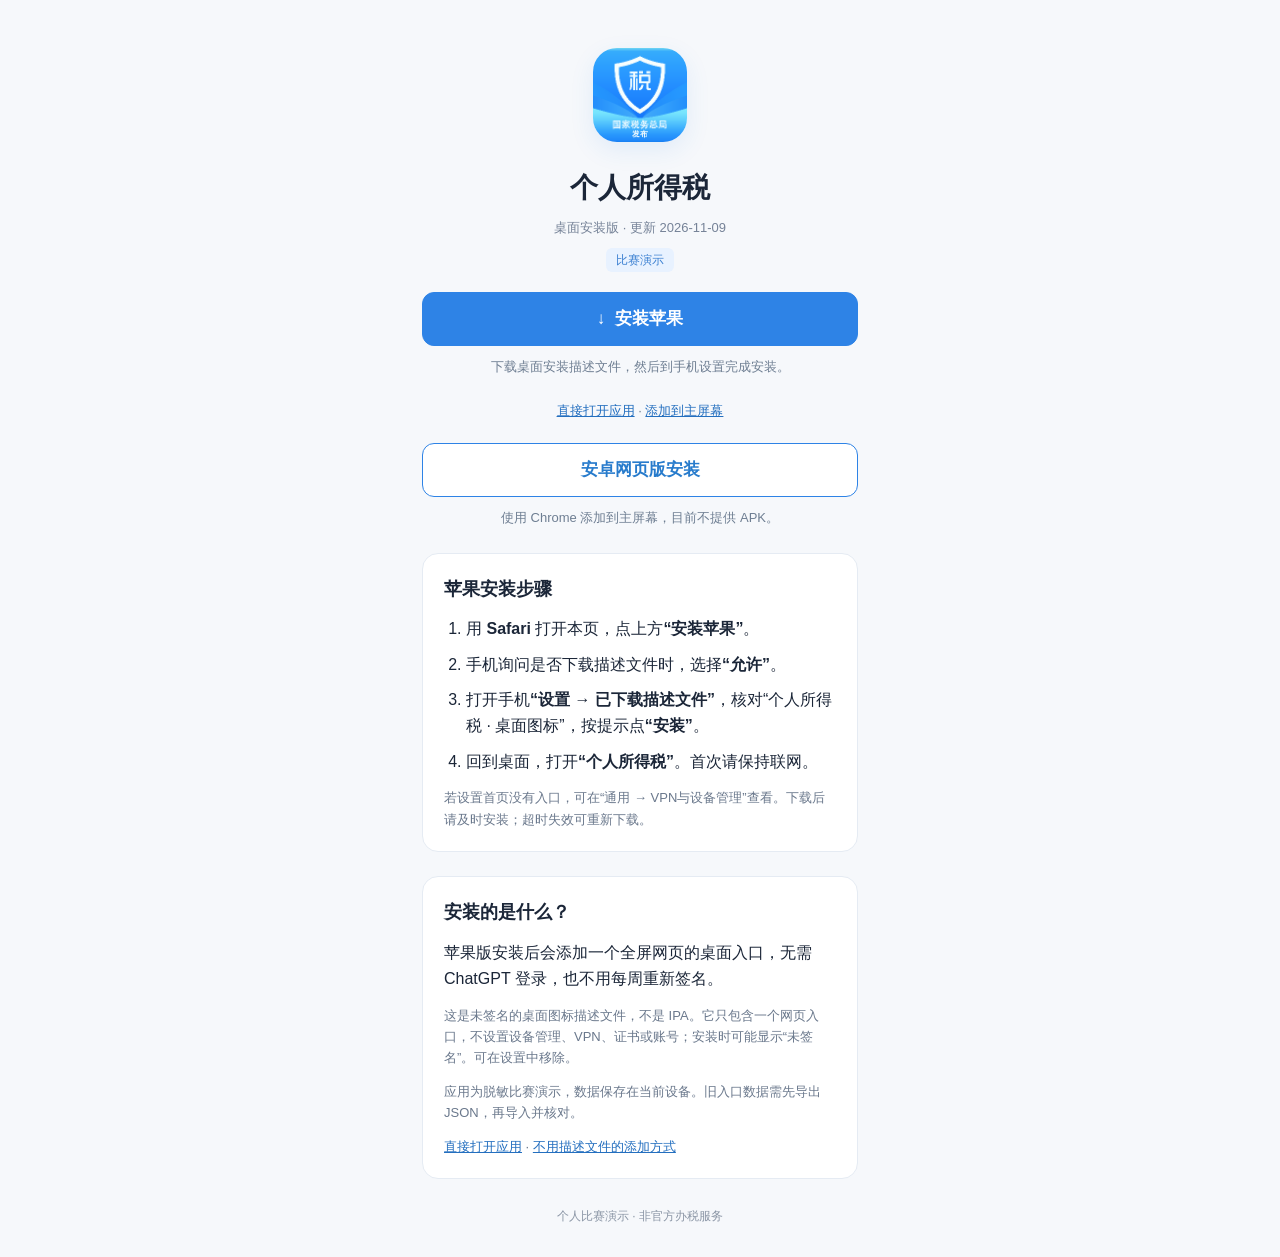
<file: index.html>
<!doctype html>
<html lang="zh-CN"><head><meta charset="utf-8"><meta name="viewport" content="width=device-width,initial-scale=1,viewport-fit=cover"><meta name="robots" content="noindex,nofollow"><meta name="theme-color" content="#2788ef"><title>个人所得税 · 安卓 / 苹果安装入口</title><link rel="icon" href="app/icons/v50/app-192.png"><link rel="apple-touch-icon" href="app/icons/v50/apple-touch-icon.png"><style>
*{box-sizing:border-box}body{margin:0;color:#1b2638;background:#f6f8fb;font:16px/1.65 -apple-system,BlinkMacSystemFont,"PingFang SC",sans-serif}main{max-width:480px;margin:auto;padding:calc(38px + env(safe-area-inset-top)) 22px calc(30px + env(safe-area-inset-bottom))}header{text-align:center}.icon{width:94px;height:94px;border-radius:24px;box-shadow:0 8px 24px #247de51a}h1{font-size:28px;line-height:1.3;margin:20px 0 10px}.meta{color:#758297;font-size:13px}.badge{display:inline-block;color:#397fd1;background:#e8f2ff;font-size:12px;line-height:1;padding:6px 10px;border-radius:6px;margin:10px 0 20px}.btn{display:flex;align-items:center;justify-content:center;gap:10px;text-decoration:none;border-radius:12px;min-height:54px;padding:12px 18px;border:1px solid #2e83e6;color:#fff;background:#2e83e6;font-size:17px;font-weight:600;cursor:pointer;width:100%}.btn.secondary{background:#fff;color:#277bcc;margin-top:12px}.hint{text-align:center;color:#6e7e92;font-size:13px;margin:10px 0 22px}.card{background:white;border:1px solid #e5ebf3;border-radius:16px;padding:21px;margin-top:24px}h2{font-size:18px;margin:0 0 12px}ol{margin:0;padding-left:22px}li+li{margin-top:9px}.small{font-size:13px;color:#6a788c;margin:12px 0 0}a{color:#246fbf}.notice{padding:12px 15px;background:#fff2da;border-radius:10px;font-size:14px;margin-bottom:18px}[hidden]{display:none!important}footer{text-align:center;font-size:12px;color:#8a95a5;margin-top:28px}.desktop{display:none}@media(min-width:650px){.desktop{display:block;text-align:center;margin-top:24px}.desktop img{width:148px;height:148px}main{padding-top:48px}}:focus-visible{outline:3px solid #82bbff;outline-offset:4px}
</style></head><body><main><header><img class="icon" src="app/icons/v50/app-192.png" width="94" height="94" alt="个人所得税图标"><h1>个人所得税</h1><div class="meta">桌面安装版 · 更新 2026-11-09</div><span class="badge">比赛演示</span></header>
<div class="notice" id="browser-note" hidden>请将本页链接复制到 Safari 打开，再点击“安装苹果”。</div>
<a class="btn" href="downloads/tax-demo.mobileconfig?v=50" id="apple-download" aria-describedby="apple-note"><span aria-hidden="true">↓</span> 安装苹果</a>
<p class="hint" id="apple-note">下载桌面安装描述文件，然后到手机设置完成安装。</p>
<p class="hint"><a href="app/">直接打开应用</a> · <a href="app/install.html">添加到主屏幕</a></p>
<a class="btn secondary" href="app/install.html#android">安卓网页版安装</a><p class="hint">使用 Chrome 添加到主屏幕，目前不提供 APK。</p>
<section class="card"><h2>苹果安装步骤</h2><ol><li>用 <strong>Safari</strong> 打开本页，点上方<strong>“安装苹果”</strong>。</li><li>手机询问是否下载描述文件时，选择<strong>“允许”</strong>。</li><li>打开手机<strong>“设置 → 已下载描述文件”</strong>，核对“个人所得税 · 桌面图标”，按提示点<strong>“安装”</strong>。</li><li>回到桌面，打开<strong>“个人所得税”</strong>。首次请保持联网。</li></ol><p class="small">若设置首页没有入口，可在“通用 → VPN与设备管理”查看。下载后请及时安装；超时失效可重新下载。</p></section>
<section class="card"><h2>安装的是什么？</h2><p style="margin:0">苹果版安装后会添加一个全屏网页的桌面入口，无需 ChatGPT 登录，也不用每周重新签名。</p><p class="small">这是未签名的桌面图标描述文件，不是 IPA。它只包含一个网页入口，不设置设备管理、VPN、证书或账号；安装时可能显示“未签名”。可在设置中移除。</p><p class="small">应用为脱敏比赛演示，数据保存在当前设备。旧入口数据需先导出 JSON，再导入并核对。</p><p class="small"><a href="app/">直接打开应用</a> · <a href="app/install.html">不用描述文件的添加方式</a></p></section>
<footer>个人比赛演示 · 非官方办税服务</footer></main><script>if(/MicroMessenger|AlipayClient|weibo/i.test(navigator.userAgent))document.getElementById('browser-note').hidden=false;</script></body></html>
</file>
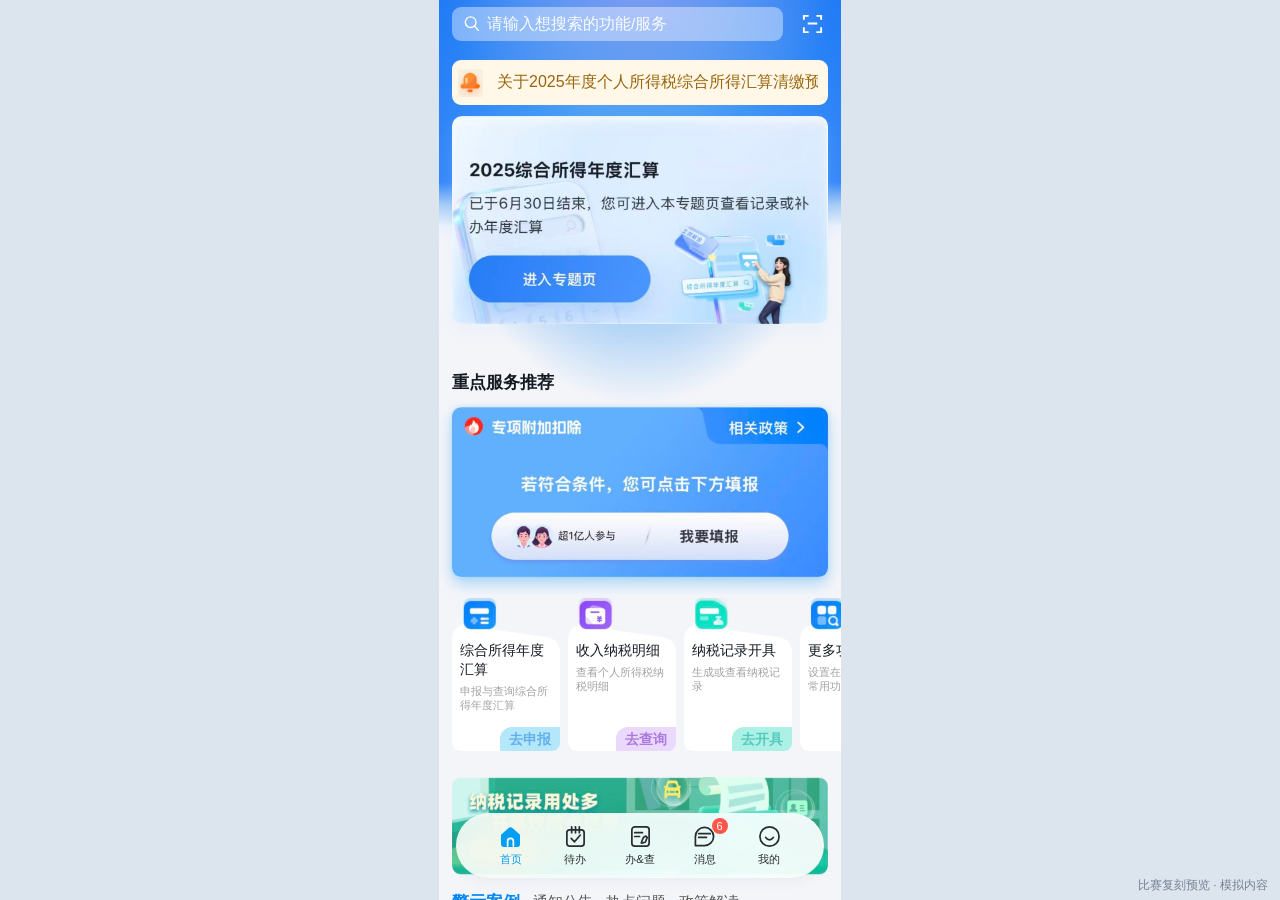
<file: app/index.html>
<!doctype html>
<html lang="zh-CN"><head><meta charset="utf-8"><meta name="tax-demo-shell" content="app"><meta name="viewport" content="width=device-width,initial-scale=1,minimum-scale=1,maximum-scale=1,user-scalable=no,viewport-fit=auto"><title>个人所得税</title><link rel="manifest" href="manifest.webmanifest?v=50"><meta name="theme-color" content="#2788ef"><meta name="apple-mobile-web-app-capable" content="yes"><meta name="apple-mobile-web-app-title" content="个人所得税"><link rel="apple-touch-icon" href="icons/v50/apple-touch-icon.png">
<!-- Prepare hidden service-tab artwork before the first navigation. -->
<link rel="preload" as="image" href="assets/services.jpg" fetchpriority="high" data-service-art>
<link rel="preload" as="image" href="assets/queries.jpg" data-service-art>
<link rel="preload" as="image" href="assets/invoices.jpg" data-service-art>
<script>
// Keep decoded images available without waiting in the tab's click handler.
const serviceArtwork = [...document.querySelectorAll('[data-service-art]')].map(link => {
  const image = new Image();
  image.decoding = 'async';
  image.src = link.href;
  if (image.decode) image.decode().catch(() => { /* CSS can retry normally. */ });
  return image;
});
</script>
<script>
if (location.protocol === 'file:') {
  document.querySelector('meta[name="viewport"]').content = 'width=device-width,initial-scale=1,minimum-scale=1,maximum-scale=1,user-scalable=no,viewport-fit=cover';
} else {
  document.documentElement.classList.add('web-shell');
}
</script>
<link rel="stylesheet" href="income.css?v=53"><style>
*{box-sizing:border-box}html{font-size:1px}body{margin:0;background:#dce4ee;font-family:-apple-system,BlinkMacSystemFont,"PingFang SC","Helvetica Neue",sans-serif;color:#131a22}button,input{font:inherit}button{cursor:pointer;border:0;color:inherit}button:active{filter:brightness(.96)}.phone{width:402rem;height:874rem;max-height:100dvh;margin:0 auto;position:relative;overflow:hidden;background:#f5f5f9}.scroll{height:100%;overflow-y:auto;overflow-x:hidden;scrollbar-width:none;padding:126rem 13rem 100rem;background:radial-gradient(ellipse 280rem 190rem at 50% 0,#80a8f6 0,transparent 100%),linear-gradient(#2584f7 0,#368dfb 190rem,#f5f5f9 235rem)}.scroll::-webkit-scrollbar{display:none}.header{position:absolute;z-index:5;top:0;left:0;width:100%;height:113rem;color:white;transition:background .15s}.header.solid{background:#267cde}.status{height:68rem;display:flex;align-items:flex-start;padding:23rem 33rem 0;justify-content:space-between;font-size:16rem;font-weight:600}.status-right{display:flex;align-items:center;gap:5rem}.signal{font-size:17rem;letter-spacing:-3rem}.battery{font-size:12rem;background:white;color:#2685ed;border-radius:4rem;padding:0 4rem;position:relative}.battery:after{content:"";position:absolute;width:2rem;height:6rem;background:#d4e8ff;right:-3rem;top:4rem}.search-row{display:flex;align-items:center;gap:13rem;padding:5rem 13rem}.search{display:flex;align-items:center;gap:9rem;background:#ffffff66;border-radius:9rem;height:34rem;flex:1;padding:0 12rem}.search svg{width:16rem;height:19rem;flex:none}.search input{color:white;background:transparent;border:0;outline:none;min-width:0;width:100%;font-size:15rem}.search input::placeholder{color:#fff;opacity:.95}.scan{background:none;padding:0;width:32rem;height:30rem;color:white}.scan svg{width:23rem;height:23rem}.notice{height:45rem;border-radius:9rem;background:#fff8e8;display:flex;align-items:center;gap:13rem;padding:0 10rem;overflow:hidden;font-size:15rem;color:#9a650a;white-space:nowrap;width:100%;text-align:left}.notice span:last-child{overflow:hidden;text-overflow:clip}.bell{font-size:21rem;color:#fb8e24}.crop{display:block;background-repeat:no-repeat;background-size:402rem 874.09rem}.hero{margin-top:11rem;height:208rem;width:376rem;border-radius:10rem;background-image:url(assets/home-top.jpg);background-position:-13rem -182rem;box-shadow:0 8rem 18rem #bfdcf526}.section-title{margin:46rem 0 14rem;font-size:17rem;line-height:21rem;font-weight:700}.deduction{height:170rem;width:376rem;border-radius:9rem;position:relative;background-image:url(assets/home-top.jpg);background-position:-13rem -473rem;box-shadow:0 6rem 15rem #61a9ec55}.hit{position:absolute;background:transparent}.policy{right:0;top:0;width:128rem;height:40rem}.declare{left:39rem;bottom:15rem;width:300rem;height:52rem;border-radius:40rem}.tiles{display:flex;gap:8rem;overflow:auto;scrollbar-width:none;margin:21rem -13rem 0;padding:0 13rem 0;height:153rem}.tile{position:relative;flex:0 0 108rem;text-align:left;background:linear-gradient(12deg,white 0,white 85%,transparent 86%);border-radius:10rem;padding:43rem 8rem 27rem;line-height:18rem}.tile h3{font-size:14rem;line-height:19rem;margin:0 0 5rem;font-weight:500}.tile p{font-size:11rem;line-height:14rem;color:#a4a6a7;margin:0}.tile-icon{position:absolute;top:0;left:11rem;width:37rem;height:35rem;background-image:url(assets/home-scroll.jpg);border-radius:8rem}.tile:nth-child(1) .tile-icon{background-position:-22rem -160rem}.tile:nth-child(2) .tile-icon{background-position:-138rem -160rem}.tile:nth-child(3) .tile-icon{background-position:-254rem -160rem}.tile:nth-child(4) .tile-icon{background-position:-370rem -160rem}.tag{position:absolute;bottom:0;right:0;padding:3rem 9rem;border-radius:12rem 0 8rem 0;background:#b5e7fb;color:#62b0eb;font-size:14rem;font-weight:600}.tile:nth-child(2) .tag{background:#ead9fb;color:#ac79e1}.tile:nth-child(3) .tag{background:#adf0e6;color:#55cbbd}.memory{margin-top:26rem;width:376rem;height:96rem;border-radius:9rem;background-image:url(assets/home-scroll.jpg);background-position:-13rem -338rem}.categories{display:flex;align-items:center;gap:13rem;height:54rem;white-space:nowrap}.category{background:none;padding:0;font-size:14rem;color:#555;position:relative}.category.active{color:#0089f4;font-size:16rem;font-weight:700}.category.active:after{content:"";height:2rem;width:13rem;background:#ff5757;position:absolute;bottom:1rem;left:0}.articles{display:flex;flex-direction:column;gap:13rem}.article{height:120rem;width:100%;border-radius:18rem;position:relative;text-align:left;padding:19rem 17rem;background:white}.article h3{position:relative;z-index:1;margin:0;font-size:14rem;line-height:21rem;width:205rem;font-weight:500}.date{position:absolute;left:17rem;bottom:18rem;font-size:13rem;color:#aaa}.thumb{position:absolute;right:0;top:11rem;width:155rem;height:99rem;background-image:url(assets/home-scroll.jpg);border-radius:12rem}.article:nth-child(1) .thumb{background-position:-234rem -499rem}.article:nth-child(2) .thumb{background-position:-234rem -632rem}.article:nth-child(3) .thumb{background-position:-234rem -499rem;left:0;right:auto}.article:nth-child(3) h3{margin-left:150rem;width:190rem}.article:nth-child(3) .date{display:none}.nav{position:absolute;z-index:7;left:17rem;right:17rem;bottom:22rem;height:65rem;display:flex;padding:8rem 20rem 7rem;border-radius:40rem;background:linear-gradient(110deg,#ffffffdb,#f8ffffe8 50%,#ffffffea);box-shadow:0 4rem 12rem #737d8b12;backdrop-filter:blur(18rem);-webkit-backdrop-filter:blur(18rem)}.nav button{background:transparent;flex:1;display:flex;flex-direction:column;align-items:center;gap:4rem;font-size:11rem;padding:4rem 0 0;color:#292c2f}.nav svg{width:23rem;height:23rem;stroke-width:1.8}.nav button.active{color:#079df4}.nav button.active .home{fill:#079df4;stroke:#079df4}.sheet-wrap{position:absolute;inset:0;z-index:10;background:#0005;display:none;align-items:flex-end}.sheet-wrap.open{display:flex}.sheet{background:#fff;width:100%;padding:20rem 24rem 35rem;border-radius:22rem 22rem 0 0;font-size:15rem;line-height:1.6}.sheet h2{font-size:20rem;margin:0 0 12rem}.sheet p{color:#6b7480}.close{background:#2388f9;color:white;padding:10rem;width:100%;border-radius:12rem;font-size:16rem}.demo-note{position:fixed;bottom:6px;right:12px;color:#768292;font-size:12px}@media(max-width:500px){.demo-note{display:none}.phone{height:100dvh;max-height:none}body{background:#f5f5f9}}
</style><link rel="stylesheet" href="tabs.css?v=53"><link rel="stylesheet" href="flows.css?v=53"><link rel="stylesheet" href="editor.css?v=53"><link rel="stylesheet" href="typography.css?v=56"><link rel="stylesheet" href="home-refinement.css?v=30"><link rel="stylesheet" href="tabs-refinement.css?v=8"><link rel="stylesheet" href="income-refinement.css?v=53"><link rel="stylesheet" href="profile-refinement.css?v=8"><link rel="stylesheet" href="tax-records.css?v=53"><link rel="stylesheet" href="data-backup.css?v=53"><link rel="stylesheet" href="app-shell.css?v=36"><link rel="stylesheet" href="profile-calibration.css?v=52"><link rel="stylesheet" href="income-import.css?v=25">
<link rel="stylesheet" href="tab-headers.css?v=51">
<link rel="stylesheet" href="flow-header.css?v=53">
<link rel="stylesheet" href="bank-card.css?v=39"><link rel="stylesheet" href="employment-page.css?v=39"><link id="installed-headers" rel="stylesheet" href="installed-headers.css?v=51" media="(display-mode: standalone), (display-mode: fullscreen)">
<script>
  // A managed iOS Home Screen icon can report browser display mode.
  if (location.protocol !== 'file:' && navigator.standalone === true) {
    document.getElementById('installed-headers').media = 'all';
  }
</script>
<script src="touch-gestures.js?v=57" defer></script>
</head><body>
<div class="phone"><header class="header"><div class="status"><span>11:39 <svg style="width:14rem;height:15rem;vertical-align:-2rem" viewBox="0 0 24 24" fill="none" stroke="white" stroke-width="2"><path d="M6 6a6 6 0 0 1 12 0v7l3 4H5M9 21h6M2 2l20 20"/></svg></span><div class="status-right"><svg style="width:20rem;height:16rem" viewBox="0 0 20 16" fill="white"><rect x="0" y="10" width="3" height="6" rx="1"/><rect x="5" y="7" width="3" height="9" rx="1"/><rect x="10" y="3" width="3" height="13" rx="1"/><rect x="15" y="0" width="3" height="16" rx="1"/></svg><span>5G</span><span class="battery">79</span></div></div><div class="search-row"><label class="search"><svg viewBox="0 0 24 24" fill="none" stroke="currentColor" stroke-width="2"><circle cx="10" cy="10" r="8"/><path d="m16 16 6 7"/></svg><input aria-label="搜索功能或服务" placeholder="请输入想搜索的功能/服务"></label><button class="scan" data-title="扫一扫" aria-label="扫一扫"><svg viewBox="0 0 24 24" fill="none" stroke="currentColor" stroke-width="2"><path d="M3 8V4h5m8 0h5v4M3 16v5h5m8 0h5v-5M7 12h10"/></svg></button></div></header>
<main class="scroll"><button class="notice" data-title="通知公告"><span class="bell"><svg width="22" height="24" viewBox="0 0 24 24" fill="#ff922e"><path d="M5 10a7 7 0 0 1 14 0v6l3 3H2l3-3Z"/><rect x="9" y="20" width="6" height="3" rx="1.5"/></svg></span><span>关于2025年度个人所得税综合所得汇算清缴预</span></button><button class="hero crop" data-title="2025综合所得年度汇算" aria-label="2025综合所得年度汇算，进入专题页"></button><h2 class="section-title">重点服务推荐</h2><div class="deduction crop" role="group" aria-label="专项附加扣除"><button class="hit policy" data-title="专项附加扣除相关政策" aria-label="相关政策"></button><button class="hit declare" data-title="专项附加扣除填报" aria-label="我要填报"></button></div>
<section class="tiles" aria-label="常用服务"><button class="tile" data-title="综合所得年度汇算"><span class="tile-icon crop"></span><h3>综合所得年度<br>汇算</h3><p>申报与查询综合所得年度汇算</p><span class="tag">去申报</span></button><button class="tile" data-title="收入纳税明细"><span class="tile-icon crop"></span><h3>收入纳税明细</h3><p>查看个人所得税纳税明细</p><span class="tag">去查询</span></button><button class="tile" data-title="纳税记录开具"><span class="tile-icon crop"></span><h3>纳税记录开具</h3><p>生成或查看纳税记录</p><span class="tag">去开具</span></button><button class="tile" data-title="更多功能"><span class="tile-icon crop"></span><h3>更多功能</h3><p>设置在首页展示的常用功能</p><span class="tag">去设置</span></button></section>
<button class="memory crop" data-title="纳税记录开具攻略" aria-label="纳税记录用处多，开具攻略点这里"></button><div class="categories" role="tablist"><button class="category active" role="tab" aria-selected="true">警示案例</button><button class="category" role="tab" aria-selected="false">通知公告</button><button class="category" role="tab" aria-selected="false">热点问题</button><button class="category" role="tab" aria-selected="false">政策解读</button></div><section class="articles"></section><button class="article-more" data-title="更多警示案例">查看更多 <i aria-hidden="true"></i></button><div class="home-city" aria-hidden="true"></div></main>
<nav class="nav" aria-label="主导航"><button class="active" data-nav="首页"><svg class="nav-glyph" viewBox="0 0 24 24" fill="none" stroke="currentColor" stroke-linecap="round" stroke-linejoin="round" aria-hidden="true"><path class="nav-outline" d="M3 10.5 10.3 4a2.5 2.5 0 0 1 3.4 0l7.3 6.5V20a2 2 0 0 1-2 2H5a2 2 0 0 1-2-2Z"/><path class="nav-detail" d="M9 22v-5a3 3 0 0 1 6 0v5"/></svg>首页</button><button data-nav="待办"><svg class="nav-glyph" viewBox="0 0 24 24" fill="none" stroke="currentColor" stroke-linecap="round" stroke-linejoin="round" aria-hidden="true"><rect class="nav-outline" x="3" y="5" width="18" height="17" rx="3"/><path class="nav-detail" d="M8 2v6m4-6v6m4-6v6M7.5 14l3.5 3.5 6-7"/></svg>待办</button><button data-nav="办&查"><svg class="nav-glyph" viewBox="0 0 24 24" fill="none" stroke="currentColor" stroke-linecap="round" stroke-linejoin="round" aria-hidden="true"><rect class="nav-outline" x="3" y="2" width="18" height="20" rx="3"/><path class="nav-detail" d="M6 8h8M6 12h5m2 6 2-5 2.5-1.5 1.5 1.5-2 5-4 1Z"/></svg>办&查</button><button data-nav="消息"><svg class="nav-glyph" viewBox="0 0 24 24" fill="none" stroke="currentColor" stroke-linecap="round" stroke-linejoin="round" aria-hidden="true"><path class="nav-outline" d="M2.5 12a9.5 9.5 0 1 1 9.5 9.5H2.5Z"/><path class="nav-detail" d="M6 9h12M6 13h8"/></svg>消息</button><button data-nav="我的"><svg class="nav-glyph" viewBox="0 0 24 24" fill="none" stroke="currentColor" stroke-linecap="round" stroke-linejoin="round" aria-hidden="true"><circle class="nav-outline" cx="12" cy="12" r="10"/><path class="nav-detail" d="M8 13q4 5 8 0"/></svg>我的</button></nav>
<div class="sheet-wrap" role="dialog" aria-modal="true" aria-label="页面预览"><div class="sheet"><h2></h2><p>此入口已接通。当前完成首页视觉复刻，后续页面将依据你提供的截图继续制作。</p><button class="close">返回首页</button></div></div></div><span class="demo-note">比赛复刻预览 · 模拟内容</span>
<script>
const $=s=>document.querySelector(s);function resize() {
  const root = document.documentElement;
  const width = root.classList.contains('web-shell') ? root.clientWidth : innerWidth;
  root.style.fontSize = Math.min(width, 402) / 402 + 'px';
}resize();addEventListener('resize',resize);const scroller=$('.scroll');scroller.addEventListener('scroll',()=>$('.header').classList.toggle('solid',scroller.scrollTop>30));
const homeArticles=[{"title":"办理汇算想便捷 APP密码要记牢","date":"2025-02-28","image":"password"},{"title":"获取退税想及时 准确卡号必须有","date":"2025-02-28","image":"refund"},{"title":"未依法办理个人所得税综合所得汇算清缴案件","date":"2024-03-15","image":"filing"},{"title":"未在法定期限内办理综合所得汇算清缴、虚假填报子女教育专项附加扣除案件","date":"2024-03-15","image":"rights"}];function articles(){ $('.articles').innerHTML=homeArticles.map((a,i)=>`<button class="article ${i>1?'article-left':''}" data-title="${a.title}"><h3>${a.title}</h3><span class="date"><svg class="date-clock" viewBox="0 0 16 16" aria-hidden="true"><circle cx="8" cy="8" r="7" fill="#b9babb"/><path d="M8 4v4l3 2" fill="none" stroke="white" stroke-width="1.5" stroke-linecap="round"/></svg>${a.date}</span><span class="thumb article-${a.image}" aria-hidden="true"></span></button>`).join('')}articles();function open(title){$('.sheet h2').textContent=title;$('.sheet-wrap').classList.add('open')}document.addEventListener('click',e=>{const b=e.target.closest('[data-title]');if(b)open(b.dataset.title)});$('.close').onclick=()=>$('.sheet-wrap').classList.remove('open');$('.sheet-wrap').onclick=e=>{if(e.target===$('.sheet-wrap'))$('.sheet-wrap').classList.remove('open')};document.querySelectorAll('[data-nav]').forEach(b=>b.onclick=()=>{if(b.dataset.nav==='首页')scroller.scrollTo({top:0,behavior:'smooth'});else open(b.dataset.nav)});document.querySelectorAll('.category').forEach(b=>b.onclick=()=>{$('.article-more').hidden=b.textContent!=='警示案例';if(b.textContent==='警示案例'){articles()}else{ $('.articles').innerHTML=`<button class="article" data-title="${b.textContent}"><h3>${b.textContent}</h3><span class="date">等待补充对应栏目截图</span></button>`}document.querySelectorAll('.category').forEach(c=>{c.classList.toggle('active',c===b);c.setAttribute('aria-selected',c===b)})});$('.search input').addEventListener('keydown',e=>{if(e.key==='Enter'&&e.target.value.trim()){open('搜索：'+e.target.value.trim());e.target.blur()}});document.addEventListener('keydown',e=>{if(e.key==='Escape')$('.sheet-wrap').classList.remove('open')});
</script><script src="income.js?v=35"></script><script src="profile-display.js?v=40"></script><script src="tabs.js?v=41"></script><script src="flows.js?v=46"></script><script src="income-preset.js?v=25"></script><script src="income-defaults.js?v=37"></script><script src="income-model.js?v=42"></script><script src="income-detail.js?v=42"></script><script src="editor.js?v=42"></script><script src="tax-demo-qr.js?v=12"></script><script src="tax-document.js?v=12"></script><script src="tax-records.js?v=12"></script><script src="data-backup.js?v=13"></script><script src="income-import-ui.js?v=37"></script><script src="income-navigation.js?v=47"></script><script src="pwa.js"></script></body></html>
</file>
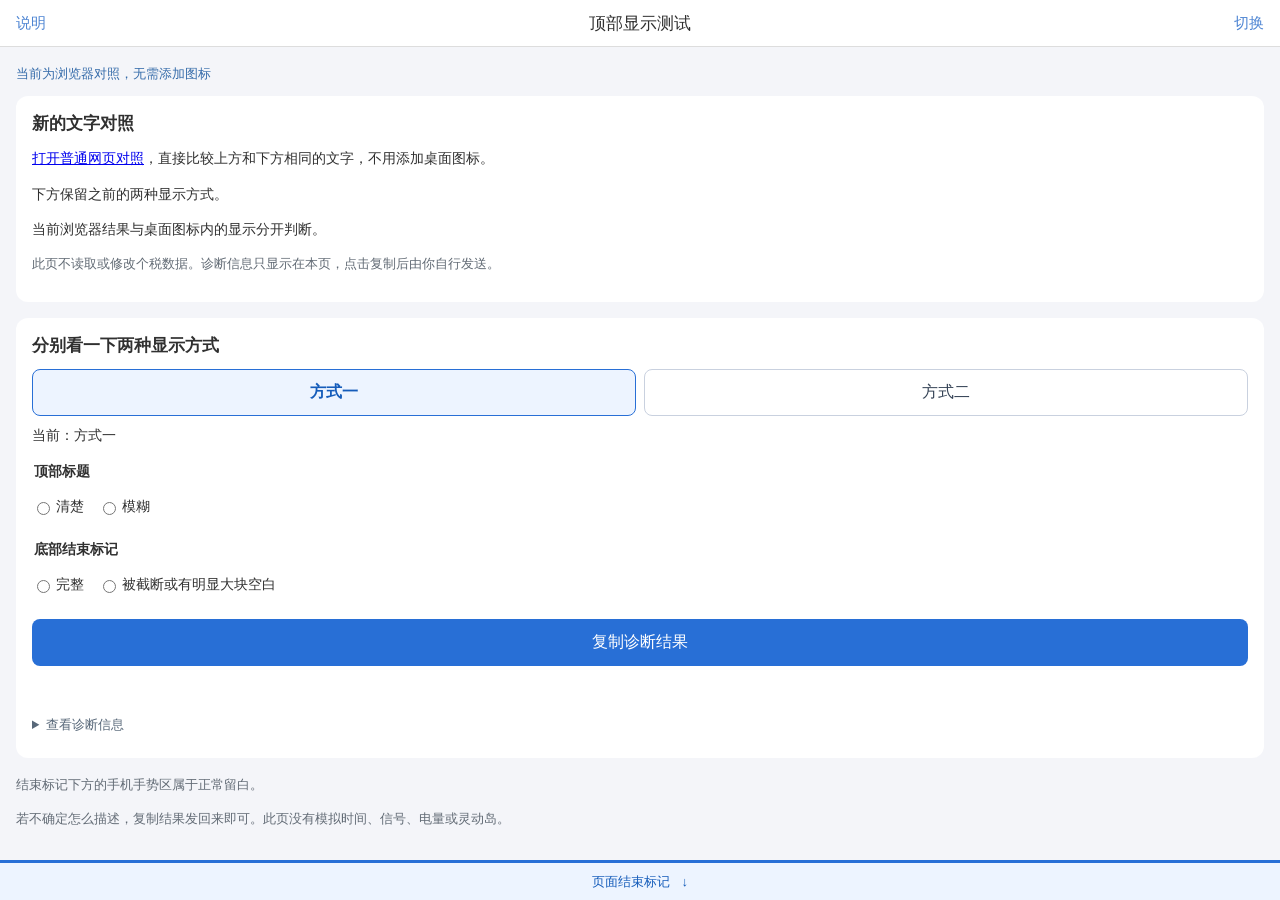
<file: display-check/index.html>
<!doctype html>
<html lang="zh-CN">
<head>
 <meta charset="utf-8">
 <meta name="viewport" content="width=device-width,initial-scale=1,viewport-fit=cover">
 <meta name="theme-color" content="#ffffff">
 <meta name="apple-mobile-web-app-capable" content="yes">
 <meta name="apple-mobile-web-app-title" content="显示测试">
 <title>显示测试</title>
 <link rel="manifest" href="manifest.webmanifest">
 <link rel="apple-touch-icon" href="icon-192.png">
 <link rel="stylesheet" href="style.css">
</head>
<body>
 <div id="test-shell" data-layout="flow">
  <header id="test-header">
   <button type="button" id="help">说明</button>
   <h1 id="test-title">顶部显示测试</h1>
   <button type="button" id="switch">切换</button>
  </header>
  <main id="test-content">
   <p class="badge" id="launch-mode">正在检查打开方式…</p>
   <section id="instructions">
    <h2>新的文字对照</h2>
    <p><a href="document.html">打开普通网页对照</a>，直接比较上方和下方相同的文字，不用添加桌面图标。</p>
    <p>下方保留之前的两种显示方式。</p>
    <p id="install-hint">当前浏览器结果与桌面图标内的显示分开判断。</p>
    <p class="muted">此页不读取或修改个税数据。诊断信息只显示在本页，点击复制后由你自行发送。</p>
   </section>
   <section>
    <h2>分别看一下两种显示方式</h2>
    <div class="layout-options" role="group" aria-label="显示方式">
     <button type="button" data-layout-choice="flow" aria-pressed="true">方式一</button>
     <button type="button" data-layout-choice="fixed-header" aria-pressed="false">方式二</button>
    </div>
    <p id="current-layout">当前：方式一</p>
    <fieldset><legend>顶部标题</legend>
     <label><input type="radio" name="clarity" value="clear">清楚</label>
     <label><input type="radio" name="clarity" value="blurred">模糊</label>
    </fieldset>
    <fieldset><legend>底部结束标记</legend>
     <label><input type="radio" name="bottom" value="complete">完整</label>
     <label><input type="radio" name="bottom" value="incomplete">被截断或有明显大块空白</label>
    </fieldset>
    <button type="button" id="copy" class="primary">复制诊断结果</button>
    <p id="copy-status" role="status" aria-live="polite"></p>
    <details><summary>查看诊断信息</summary><textarea id="report" readonly aria-label="诊断结果" spellcheck="false"></textarea></details>
   </section>
   <p class="muted">结束标记下方的手机手势区属于正常留白。</p>
   <p class="muted">若不确定怎么描述，复制结果发回来即可。此页没有模拟时间、信号、电量或灵动岛。</p>
  </main>
  <footer id="end-marker">页面结束标记 <span>↓</span></footer>
 </div>
 <div id="measurement-probes" aria-hidden="true">
 <div id="safe-probe" aria-hidden="true"></div>
 <div id="vh-probe" aria-hidden="true"></div>
 <div id="dvh-probe" aria-hidden="true"></div>
 </div>
 <script src="check.js?v=2"></script>
</body>
</html>
</file>
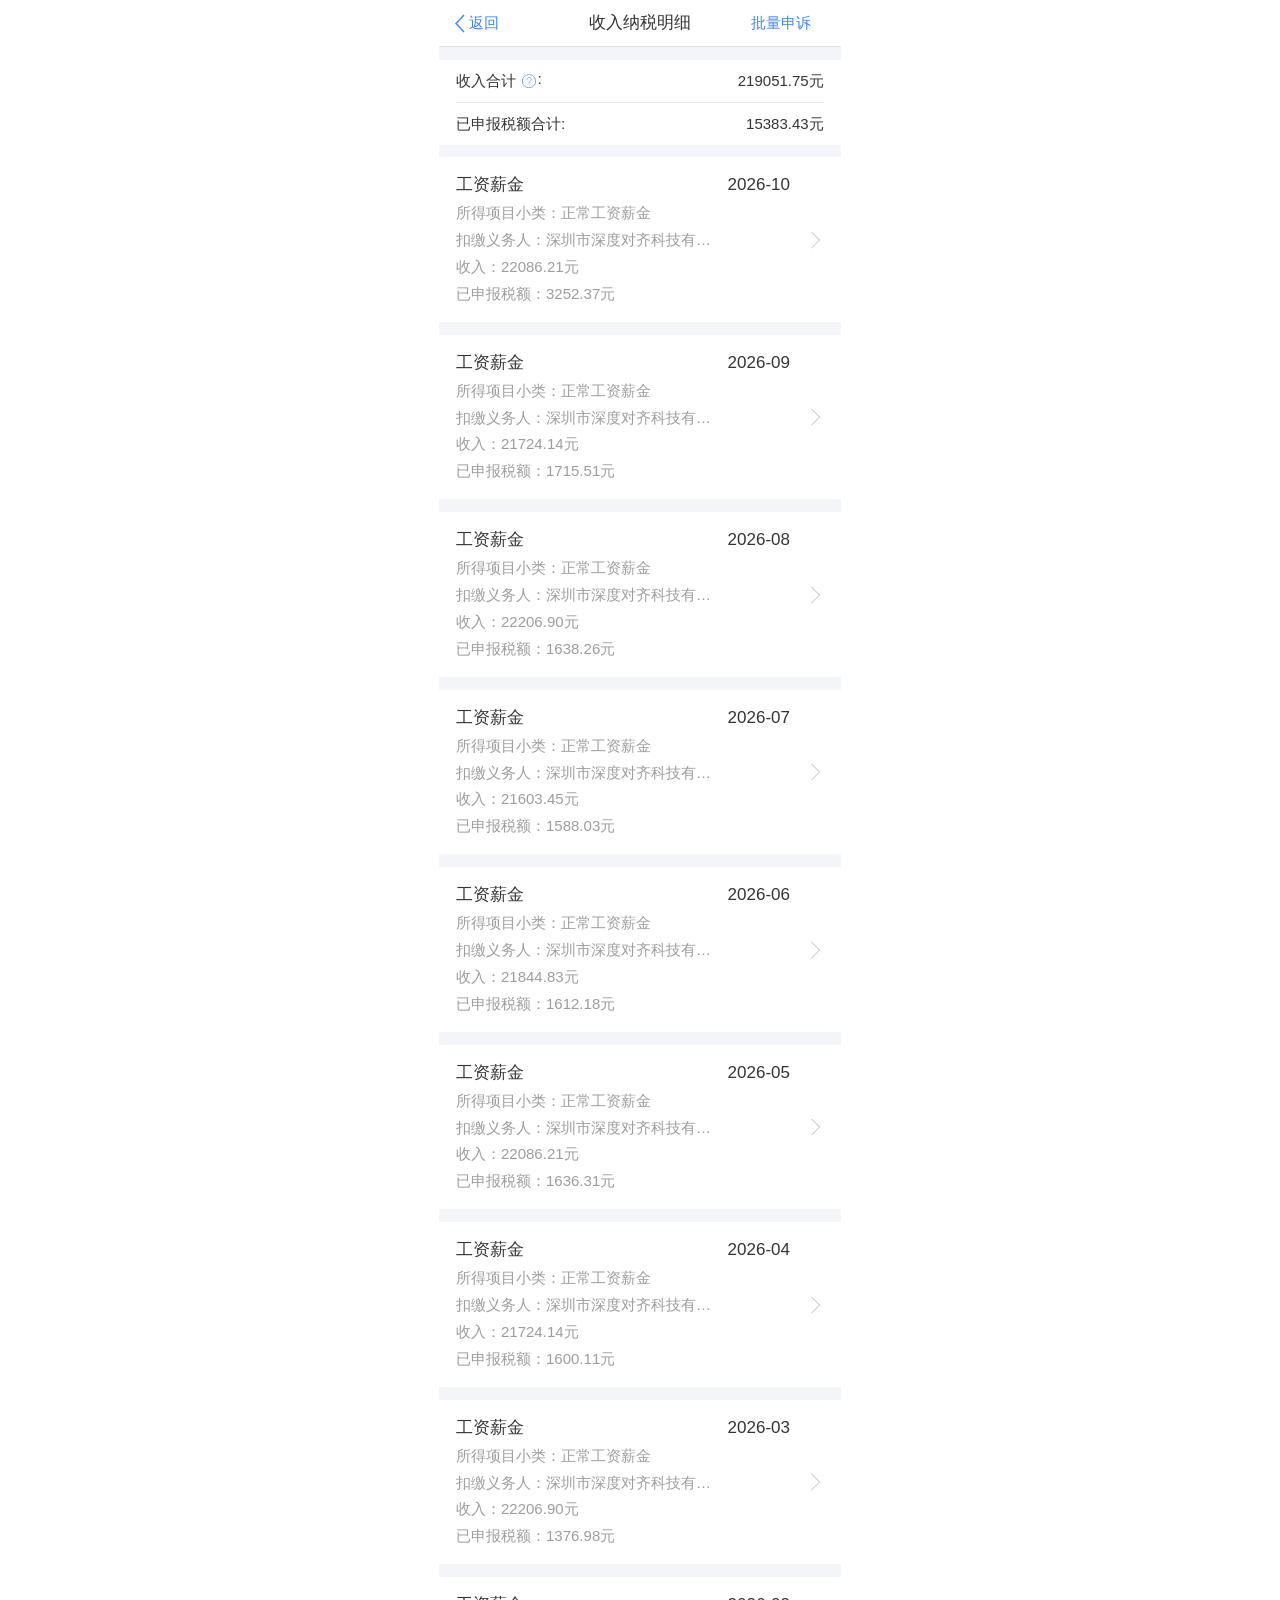
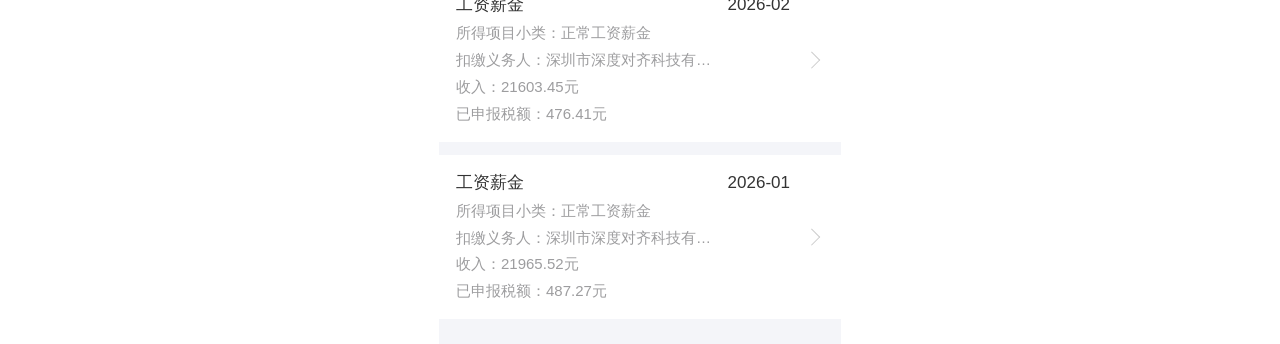
<file: app/income-view.html>
<!doctype html>
<html lang="zh-CN">
<head>
  <meta charset="utf-8">
  <meta name="tax-demo-shell" content="income">
  <meta name="viewport" content="width=device-width,initial-scale=1,minimum-scale=1,maximum-scale=1,user-scalable=no,viewport-fit=auto">
  <meta name="theme-color" content="#ffffff">
  <link rel="manifest" href="manifest.webmanifest?v=50">
  <link rel="apple-touch-icon" href="icons/v50/apple-touch-icon.png">
  <title>收入纳税明细</title>
  <link rel="stylesheet" href="income.css?v=53">
  <link rel="stylesheet" href="flows.css?v=53">
  <link rel="stylesheet" href="typography.css?v=56">
  <link rel="stylesheet" href="income-refinement.css?v=53">
  <!-- Keep the result-only layout in the document so its first paint needs no new stylesheet. -->
  <style>
/* Same normal document flow as the on-device text comparison. Only the OS owns
   the top safe area. There is no scrolling phone shell or animated header. */
*{box-sizing:border-box}
html{font-size:min(1px,calc(100vw / 402));background:#fff}
body{margin:0 auto;max-width:402px;background:#fff;color:#303030;font-family:-apple-system,BlinkMacSystemFont,"PingFang SC",sans-serif}
button{border:0;background:none;color:inherit;font:inherit;cursor:pointer}
.document-bar{display:grid;grid-template-columns:1fr auto 1fr;align-items:center;height:47px;padding:0 16rem;border-bottom:1px solid #e2e2e2;background:#fff}
.document-bar h1{margin:0;color:#333;text-align:center;font-size:17px;line-height:24px;font-weight:400;white-space:nowrap}
.document-bar a,.document-bar button{display:flex;align-items:center;min-height:44px;padding:0;font-family:inherit;font-size:15px;line-height:24px;white-space:nowrap}
.document-back{justify-self:start;gap:4px;text-decoration:none;color:var(--income-accent)}
.document-back svg{width:10px;height:19px;stroke:currentColor;fill:none;stroke-width:1.5}
#batch{justify-self:end;margin-right:14rem;color:var(--income-accent)}
.document-list.income-page{display:flow-root;position:static;visibility:visible;transform:none;transition:none;padding-bottom:25rem}
.income-record{color:inherit;text-decoration:none}
.income-empty{padding:28rem 16rem;text-align:center;font-size:15rem;color:#777}
dialog{box-sizing:border-box;width:min(92vw,370px);padding:20px;border:0;border-radius:14px;color:#333;font-size:15px;line-height:1.55}
dialog::backdrop{background:#0005}
dialog h2{margin:0;font-size:18px}
dialog form{display:flex;justify-content:flex-end}
dialog button{padding:6px 12px;color:var(--income-accent)}

/* The list remains the scrolling document underneath both pushed screens. */
.document-list .income-summary { position: static; }
.document-subview {
  position: fixed;
  inset: 47px 0 0;
  z-index: 2;
  width: min(100%, 402px);
  margin-inline: auto;
  display: flex;
  overflow: hidden;
  background: #f1f5f5;
}
#calculation { z-index: 3; }
.document-subview[hidden], .document-bar button[hidden] { display: none; }
.document-subview .flow-body {
  min-height: 0;
  overscroll-behavior-y: contain;
  padding-bottom: calc(34rem + env(safe-area-inset-bottom, 0px));
}
#calculation .flow-body { padding-bottom: calc(84rem + env(safe-area-inset-bottom, 0px)); }
html.income-subview-open { overflow: hidden; }
.income-subview-open body { padding-top: 47px; }
.income-subview-open .document-bar {
  position: fixed;
  inset: 0 0 auto;
  z-index: 4;
  padding-inline: max(16rem, calc((100% - 402px) / 2 + 16rem));
}
.income-subview-open #batch { margin-right: 0; }
.document-bar h1:focus { outline: none; }
  </style>
<link id="installed-headers" rel="stylesheet" href="installed-headers.css?v=51" media="(display-mode: standalone), (display-mode: fullscreen)">
<script>
  // A managed iOS Home Screen icon can report browser display mode.
  if (location.protocol !== 'file:' && navigator.standalone === true) {
    document.getElementById('installed-headers').media = 'all';
  }
</script>
<script src="touch-gestures.js?v=57" defer></script>
</head>
<body class="income-document">
  <header class="document-bar">
    <a class="document-back" id="back" href="./" aria-label="返回上一页"><svg viewBox="0 0 10 19" aria-hidden="true"><path d="M9 1 1 9.5 9 18"/></svg>返回</a>
    <h1 tabindex="-1">收入纳税明细</h1>
    <button id="batch" type="button">批量申诉</button>
  </header>
  <main class="income-page document-list">
    <section class="income-summary" aria-label="收入汇总">
      <div class="total-line"><span>收入合计<button class="income-help" type="button" aria-label="收入合计说明"><svg viewBox="0 0 14 14" fill="none" aria-hidden="true"><circle cx="7" cy="7" r="6.65" stroke="currentColor" stroke-width=".72"/><path d="M5 5.3C5 2.7 9.1 2.5 9.2 5.2C9.3 6.7 7.1 6.9 7.1 8.6V9.45" stroke="currentColor" stroke-width=".6" stroke-linecap="round"/><circle cx="7.1" cy="10.8" r=".4" fill="currentColor"/></svg></button><span class="income-colon">:</span></span><span id="total-income">—</span></div>
      <div class="total-line"><span>已申报税额合计:</span><span id="total-tax">—</span></div>
    </section>
    <div class="income-records"></div>
  </main>
  <main class="document-subview income-detail-flow" id="detail" aria-label="收入纳税明细详情" hidden><div class="flow-body"></div></main>
  <main class="document-subview tax-calculation-flow" id="calculation" aria-label="税款计算" hidden><div class="flow-body"></div></main>
  <dialog aria-labelledby="notice-title"><h2 id="notice-title"></h2><p id="notice-message"></p><form method="dialog"><button>关闭</button></form></dialog>
  <script src="income-navigation.js?v=47"></script>
  <script src="income-preset.js?v=25" defer></script>
  <script src="income-defaults.js?v=37" defer></script>
  <script src="income-model.js?v=42" defer></script>
  <script src="income-detail.js?v=42" defer></script>
  <script src="income-view.js?v=46" defer></script>
  <script src="pwa.js" defer></script>
</body></html>
</file>
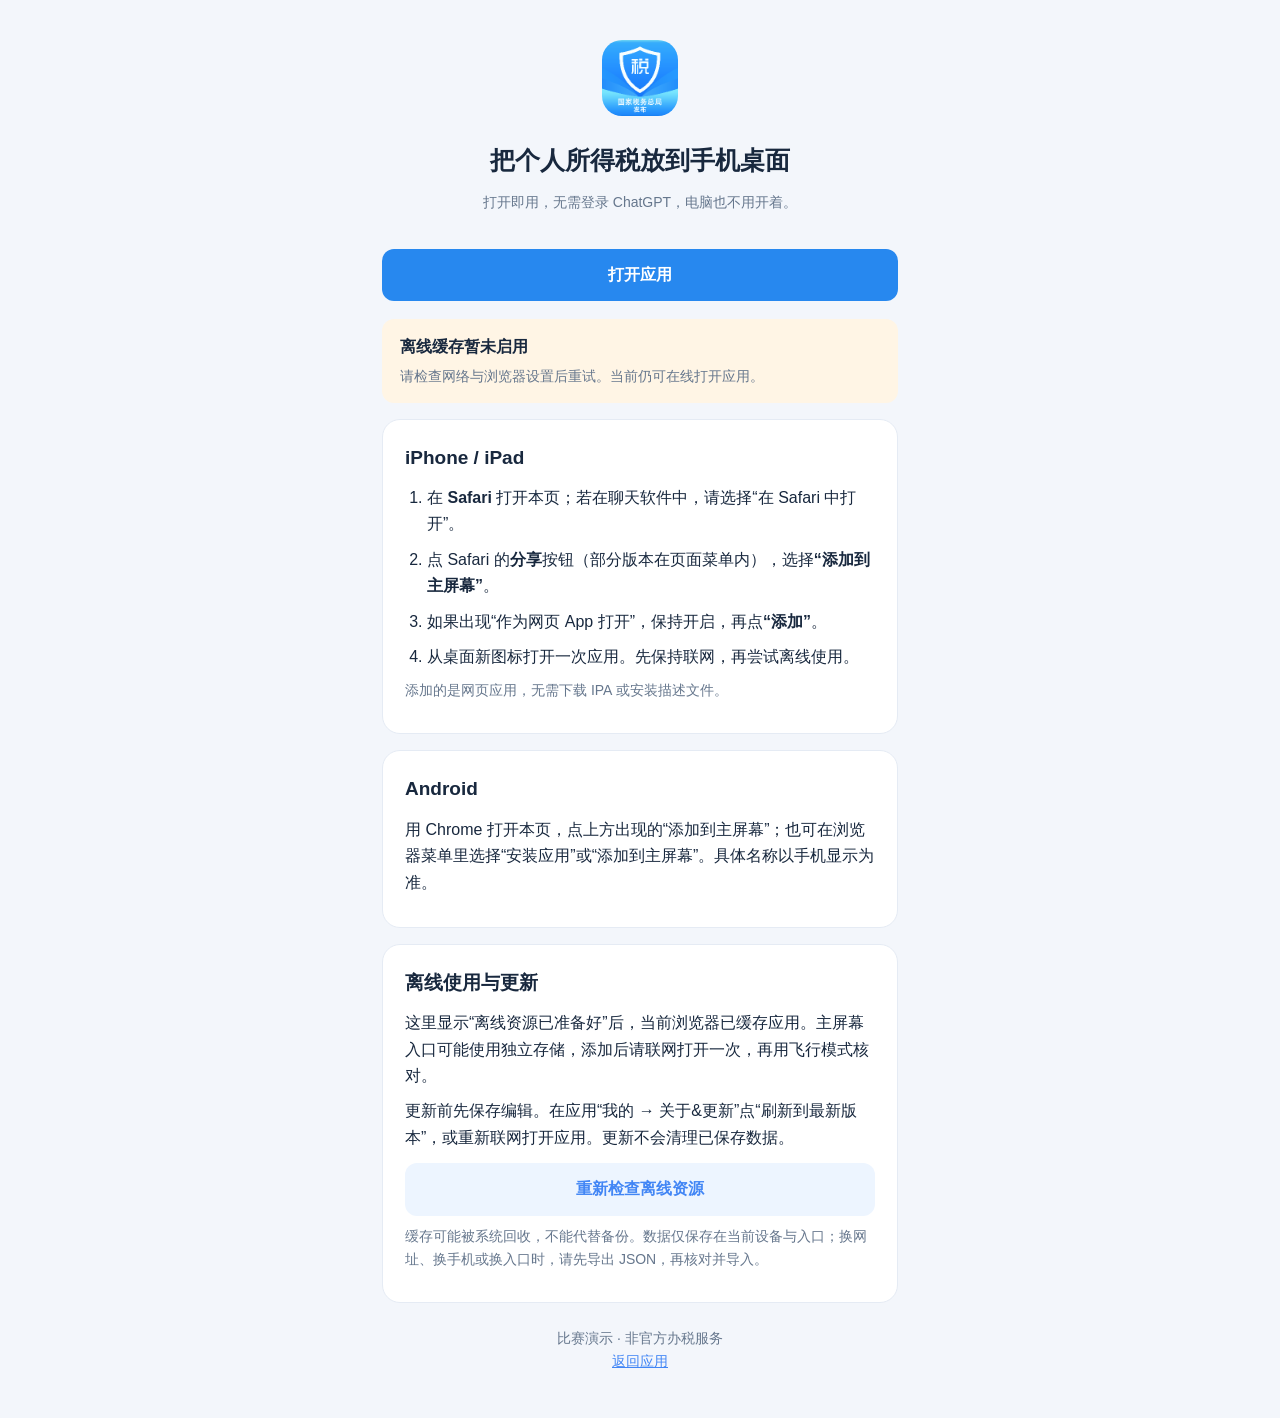
<file: app/install.html>
<!doctype html>
<html lang="zh-CN">
<head>
<meta charset="utf-8"><meta name="tax-demo-shell" content="install">
<meta name="viewport" content="width=device-width,initial-scale=1,minimum-scale=1,maximum-scale=1,user-scalable=no,viewport-fit=cover">
<meta name="theme-color" content="#2788ef"><meta name="apple-mobile-web-app-capable" content="yes"><meta name="apple-mobile-web-app-title" content="个人所得税">
<link rel="manifest" href="manifest.webmanifest?v=50"><link rel="apple-touch-icon" href="icons/v50/apple-touch-icon.png">
<title>添加到手机桌面 · 个人所得税</title>
<link rel="stylesheet" href="typography.css?v=56">
<style>
*{box-sizing:border-box}body{margin:0;background:#f3f6fb;color:#18283e;font:16px/1.65 -apple-system,BlinkMacSystemFont,"PingFang SC",sans-serif}main{max-width:560px;margin:auto;padding:calc(32px + env(safe-area-inset-top)) 22px calc(36px + env(safe-area-inset-bottom))}header{text-align:center;padding:8px 0 26px}header img{width:76px;height:76px;border-radius:20px}h1{font-size:25px;margin:16px 0 6px}h2{font-size:19px;margin:0 0 12px}p{margin:9px 0}.subtle{color:#66778d;font-size:14px}.card{background:#fff;border:1px solid #e5ebf4;border-radius:18px;padding:22px;margin:16px 0}.button{display:block;width:100%;padding:13px 18px;border:0;border-radius:12px;text-align:center;font:inherit;font-weight:600;text-decoration:none;cursor:pointer;background:#2788ef;color:white}.secondary{background:#edf5ff;color:var(--income-accent);margin-top:12px}button:disabled{opacity:.6;cursor:wait}button[hidden]{display:none}ol{padding-left:22px;margin:0}li+li{margin-top:9px}.status{padding:15px 18px;background:#edf5ff;border-radius:12px;margin-top:18px}.status[data-state="ready"]{background:#eaf8f0}.status[data-state="error"]{background:#fff5e5}.status strong{display:block}.status p{margin:4px 0 0}.footer{text-align:center;margin-top:24px}a{color:var(--income-accent)}:focus-visible{outline:3px solid #0d57a7;outline-offset:3px}
</style><script src="pwa.js" defer></script>
<script src="touch-gestures.js?v=57" defer></script>
</head><body><main>
<header><img src="icons/v50/app-192.png" width="76" height="76" alt="个人所得税图标"><h1>把个人所得税放到手机桌面</h1><p class="subtle">打开即用，无需登录 ChatGPT，电脑也不用开着。</p></header>
<a class="button" href="./">打开应用</a><button class="button secondary" type="button" data-pwa-install hidden>添加到主屏幕</button>
<div class="status" data-pwa-status role="status" aria-live="polite"><strong data-pwa-title>正在准备离线资源…</strong><p class="subtle" data-pwa-detail>首次请保持联网，等待资源下载完成。</p></div>
<section class="card"><h2>iPhone / iPad</h2><ol><li>在 <strong>Safari</strong> 打开本页；若在聊天软件中，请选择“在 Safari 中打开”。</li><li>点 Safari 的<strong>分享</strong>按钮（部分版本在页面菜单内），选择<strong>“添加到主屏幕”</strong>。</li><li>如果出现“作为网页 App 打开”，保持开启，再点<strong>“添加”</strong>。</li><li>从桌面新图标打开一次应用。先保持联网，再尝试离线使用。</li></ol><p class="subtle">添加的是网页应用，无需下载 IPA 或安装描述文件。</p></section>
<section class="card" id="android"><h2>Android</h2><p>用 Chrome 打开本页，点上方出现的“添加到主屏幕”；也可在浏览器菜单里选择“安装应用”或“添加到主屏幕”。具体名称以手机显示为准。</p></section>
<section class="card"><h2>离线使用与更新</h2><p>这里显示“离线资源已准备好”后，当前浏览器已缓存应用。主屏幕入口可能使用独立存储，添加后请联网打开一次，再用飞行模式核对。</p><p>更新前先保存编辑。在应用“我的 → 关于&amp;更新”点“刷新到最新版本”，或重新联网打开应用。更新不会清理已保存数据。</p><button class="button secondary" type="button" data-pwa-retry>重新检查离线资源</button><p class="subtle">缓存可能被系统回收，不能代替备份。数据仅保存在当前设备与入口；换网址、换手机或换入口时，请先导出 JSON，再核对并导入。</p></section>
<p class="footer subtle">比赛演示 · 非官方办税服务<br><a href="./">返回应用</a></p>
<noscript><p>当前浏览器关闭了 JavaScript，应用与离线缓存无法运行。请启用后重新打开。</p></noscript>
</main></body></html>
</file>
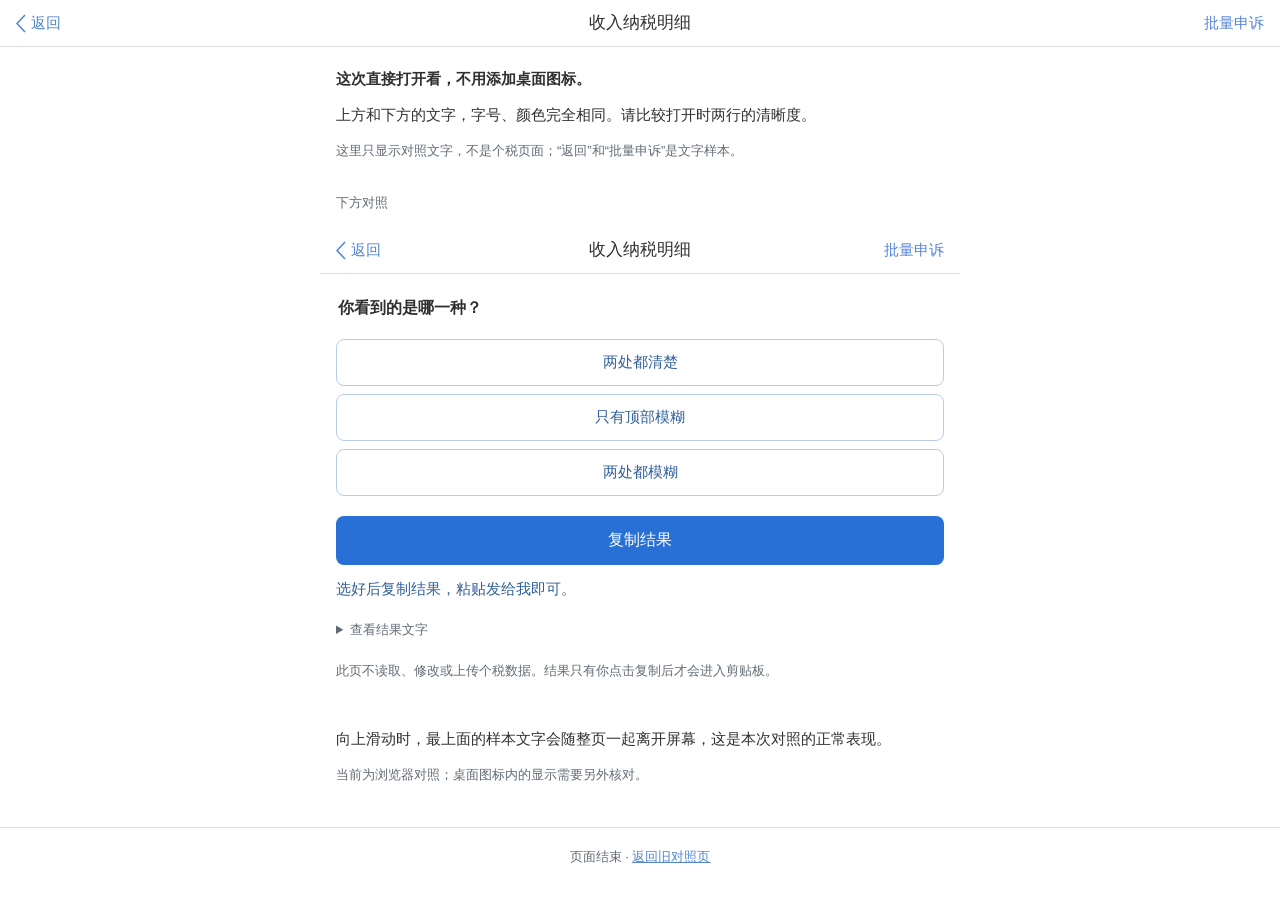
<file: display-check/document.html>
<!doctype html>
<html lang="zh-CN">
<head>
 <meta charset="utf-8">
 <meta name="viewport" content="width=device-width,initial-scale=1,viewport-fit=auto">
 <title>顶部文字对照</title>
 <style>
  *{box-sizing:border-box}
  html,body{margin:0;background:#fff;color:#303030;font-family:-apple-system,BlinkMacSystemFont,"PingFang SC",sans-serif}
  .sample-bar{display:grid;grid-template-columns:80px minmax(0,1fr) 80px;align-items:center;height:47px;padding:0 16px;border-bottom:1px solid #ddd;background:#fff}
  .sample-title{margin:0;text-align:center;white-space:nowrap;font-size:17px;line-height:24px;font-weight:400}
  .sample-back,.sample-action{font-size:15px;line-height:24px;white-space:nowrap}
  .sample-back{color:#5286D0;display:flex;align-items:center;gap:5px}
  .sample-back svg{width:10px;height:19px;flex:none;stroke:#4984E1;fill:none;stroke-width:1.5}
  .sample-action{color:#5485D8;text-align:right}
  main{max-width:640px;margin:0 auto;padding:20px 16px 28px}
  p{font-size:15px;line-height:24px;margin:0 0 12px}
  .muted{color:#626b75;font-size:13px}
  .control-label{margin-top:28px;color:#626b75;font-size:13px}
  .lower-sample{margin:0 -16px 24px}
  fieldset{border:0;padding:0;margin:24px 0 12px;min-width:0}
  legend{font-size:16px;font-weight:600;margin-bottom:12px}
  button{font:inherit;cursor:pointer}
  .choice{display:block;width:100%;margin:8px 0;padding:13px 10px;border:1px solid #b9cce7;border-radius:8px;background:#fff;color:#315f9b;text-align:center;font-size:15px}
  .choice[aria-pressed="true"]{background:#edf4ff;border-color:#286fd6}
  #copy{display:block;width:100%;padding:14px;border:0;border-radius:8px;background:#286fd6;color:#fff;font-size:16px}
  #feedback{margin-top:12px;color:#315f9b}
  #report{display:block;width:100%;height:200px;font-size:12px;padding:8px;margin:12px 0;border:1px solid #ccd4df;border-radius:6px}
  details{margin:20px 0;font-size:13px;color:#626b75}
  .scroll-note{margin-top:44px}
  footer{padding:20px 16px 36px;text-align:center;border-top:1px solid #ddd;color:#626b75;font-size:13px}
  a{color:#5286D0}
 </style>
</head>
<body>
 <header class="sample-bar" id="top-sample" aria-label="顶部文字样本">
  <span class="sample-back"><svg viewBox="0 0 10 19" aria-hidden="true"><path d="M9 1 1 9.5 9 18"/></svg>返回</span>
  <h1 class="sample-title">收入纳税明细</h1>
  <span class="sample-action">批量申诉</span>
 </header>
 <main>
  <p><strong>这次直接打开看，不用添加桌面图标。</strong></p>
  <p>上方和下方的文字，字号、颜色完全相同。请比较打开时两行的清晰度。</p>
  <p class="muted">这里只显示对照文字，不是个税页面；“返回”和“批量申诉”是文字样本。</p>
  <p class="control-label">下方对照</p>
  <div class="sample-bar lower-sample" id="lower-sample" aria-label="下方文字样本">
   <span class="sample-back"><svg viewBox="0 0 10 19" aria-hidden="true"><path d="M9 1 1 9.5 9 18"/></svg>返回</span>
   <h2 class="sample-title">收入纳税明细</h2>
   <span class="sample-action">批量申诉</span>
  </div>
  <fieldset>
   <legend>你看到的是哪一种？</legend>
   <button class="choice" type="button" data-result="both-clear" aria-pressed="false">两处都清楚</button>
   <button class="choice" type="button" data-result="top-blurred" aria-pressed="false">只有顶部模糊</button>
   <button class="choice" type="button" data-result="both-blurred" aria-pressed="false">两处都模糊</button>
  </fieldset>
  <button id="copy" type="button">复制结果</button>
  <p id="feedback" role="status" aria-live="polite">选好后复制结果，粘贴发给我即可。</p>
  <details id="diagnostics"><summary>查看结果文字</summary><textarea id="report" readonly aria-label="结果文字" spellcheck="false"></textarea></details>
  <p class="muted">此页不读取、修改或上传个税数据。结果只有你点击复制后才会进入剪贴板。</p>
  <p class="scroll-note">向上滑动时，最上面的样本文字会随整页一起离开屏幕，这是本次对照的正常表现。</p>
  <p class="muted" id="launch-mode"></p>
 </main>
 <footer>页面结束 · <a href="./">返回旧对照页</a></footer>
 <script>
 (() => {
  'use strict';
  let observation = null;
  let initial = null;
  const output = document.getElementById('report');
  const feedback = document.getElementById('feedback');
  const round = value => Math.round(value * 100) / 100;
  const rect = id => {
   const bounds = document.getElementById(id).getBoundingClientRect();
   return Object.fromEntries(['top','left','width','height','bottom'].map(key => [key,round(bounds[key])]));
  };
  function sample() {
   const viewport = window.visualViewport;
   const scrolling = document.scrollingElement;
   return {
    inner:{width:innerWidth,height:innerHeight},
    visualViewport:viewport ? {width:round(viewport.width),height:round(viewport.height),offsetTop:round(viewport.offsetTop),scale:round(viewport.scale)} : null,
    screen:{width:screen.width,height:screen.height,dpr:devicePixelRatio},
    scrollingElement:scrolling && scrolling.tagName,
    scrollY:round(scrollY),scrollHeight:scrolling && scrolling.scrollHeight,clientHeight:scrolling && scrolling.clientHeight,
    top:rect('top-sample'),lower:rect('lower-sample')
   };
  }
  function update() {
   const mode = matchMedia('(display-mode:standalone)').matches || navigator.standalone === true ? 'standalone' : matchMedia('(display-mode:fullscreen)').matches ? 'fullscreen' : 'browser';
   document.getElementById('launch-mode').textContent = mode === 'browser' ? '当前为浏览器对照；桌面图标内的显示需要另外核对。' : mode === 'standalone' ? '当前从桌面入口打开。' : '当前为全屏显示。';
   output.value = JSON.stringify({test:'document-auto-1',observation,launchMode:mode,viewportFit:'auto',scrollMode:'document',userAgent:navigator.userAgent,initial,current:sample()},null,2);
  }
  document.querySelectorAll('[data-result]').forEach(button => button.addEventListener('click',() => {
   observation = button.dataset.result;
   document.querySelectorAll('[data-result]').forEach(item => item.setAttribute('aria-pressed',String(item === button)));
   feedback.textContent = '已选择：'+button.textContent+'。点击“复制结果”，再粘贴发给我。';
   update();
  }));
  document.getElementById('copy').addEventListener('click',async () => {
   update();
   try {
    await navigator.clipboard.writeText(output.value);
    feedback.textContent = '已复制，请粘贴发回对话。';
   } catch {
    document.getElementById('diagnostics').open = true;
    output.focus();output.select();
    feedback.textContent = '请长按下方选中的文字，复制后发回对话。';
   }
  });
  window.addEventListener('pageshow',() => { update();requestAnimationFrame(() => { initial = sample();update(); }); });
  window.addEventListener('resize',update);
 })();
 </script>
</body>
</html>
</file>
<file: app/income.css>
.income-page{position:absolute;inset:0;z-index:8;background:#f1f5f5;transform:translateX(101%);visibility:hidden;transition:transform .32s cubic-bezier(.22,.65,.3,1),visibility .32s;color:#222;display:flex;flex-direction:column}.income-page.visible{transform:translateX(0);visibility:visible}.income-status{height:66rem;flex:none;background:#fff;display:flex;align-items:flex-start;justify-content:space-between;padding:24rem 33rem 0;font-size:15rem;font-weight:600;color:#000;position:relative}.income-status .battery{background:#050505;color:white;font-size:11rem}.income-status .battery:after{background:#aaa}.income-status .status-right{font-size:13rem;gap:4rem}.income-bar{height:50rem;flex:none;display:flex;align-items:center;justify-content:space-between;background:#fff;border-bottom:1rem solid #e7e9e9;padding:0 16rem}.income-bar h1{font-size:18rem;font-weight:400;margin:0}.income-bar button{background:transparent;color:var(--income-accent);font-size:16rem;padding:0;min-width:61rem;display:flex;align-items:center}.income-bar .batch{justify-content:flex-end;min-width:78rem}.back-chevron{width:12rem;height:12rem;border-left:1.5rem solid currentColor;border-bottom:1.5rem solid currentColor;transform:rotate(45deg);margin:0 1rem 0 2rem}.income-scroll{flex:1;overflow-y:auto;overscroll-behavior:contain;scrollbar-width:thin;scrollbar-color:#aaa transparent;padding-bottom:25rem}.income-summary{margin-top:12rem;background:white;padding:1rem 17rem 4rem}.total-line{height:42rem;display:flex;align-items:center;justify-content:space-between;font-size:16rem}.total-line:first-child{border-bottom:1rem solid #eee}.total-line:first-child>span:first-child{display:flex;align-items:center;gap:3rem}.income-help{border:1rem solid currentColor;color:var(--income-accent);width:14rem;height:14rem;font-size:11rem;line-height:12rem;padding:0;border-radius:50%;background:none}.income-records{display:flex;flex-direction:column;gap:13rem;margin-top:13rem}.income-record{display:block;width:100%;text-align:left;background:#fff;position:relative;padding:17rem 17rem 13rem;min-height:172rem;border-radius:0}.record-heading{display:flex;justify-content:space-between;padding-right:34rem;font-size:18rem;line-height:25rem;margin-bottom:4rem;font-weight:400}.record-line{font-size:15rem;line-height:28rem;color:#a3a6a6;white-space:nowrap;overflow:hidden;text-overflow:ellipsis;padding-right:54rem}.record-arrow{position:absolute;right:24rem;top:79rem;width:12rem;height:12rem;border-right:1.5rem solid #bfc3c3;border-top:1.5rem solid #bfc3c3;transform:rotate(45deg)}.income-record.partial{min-height:90rem}.partial-note{font-size:13rem;color:#aaa;padding-top:5rem}.sheet-wrap{z-index:12}.income-page:focus{outline:none}@media(prefers-reduced-motion:reduce){.income-page{transition:none}}
.income-bar{position:relative}.income-bar h1{position:absolute;left:50%;transform:translateX(-50%);white-space:nowrap;pointer-events:none}

.income-record{min-height:172rem;padding-top:17rem}.record-line{padding-right:64rem}.record-heading{padding-right:34rem}.income-status,.flow-status .status{height:62rem}.income-bar{height:50rem}.income-summary{margin-top:12rem}.total-line{height:41rem}
</file>
<file: app/tabs.css>
.tab-page{position:absolute;inset:0;z-index:6;background:#f5f6fa;display:none;overflow:hidden}.tab-page.current{display:block}.tab-top{height:107rem;background:radial-gradient(ellipse at 48% 0,#8aa4f4,transparent 85%),linear-gradient(105deg,#3289f8,#2782ec);color:white}.tab-top .status{height:63rem}.tab-heading{display:flex;align-items:center;gap:13rem;padding:0 13rem}.tab-heading h1{font-size:25rem;margin:0;line-height:34rem}.tab-heading small{font-size:12rem;color:#bedff8;white-space:nowrap}.tab-body{position:absolute;top:107rem;bottom:0;overflow-y:auto;padding:18rem 13rem 100rem;border-radius:23rem 23rem 0 0;background:#f5f6fa;scrollbar-width:thin;scrollbar-color:#aaa transparent}.tab-body h2{font-size:17rem;margin:2rem 0 14rem}.service-group{padding:13rem;background:white;border-radius:10rem;margin-bottom:21rem}.service-banner{display:block;width:350rem;height:75rem;border-radius:4rem;background-image:url(assets/services.jpg);background-size:402rem 874rem;background-position:-26rem -172rem;margin-bottom:13rem}.service-banner.deduct{background-position:-26rem -260rem}.service-grid{display:grid;grid-template-columns:repeat(3,minmax(0,1fr));gap:9rem 8rem}.service-card{position:relative;background:#f7f7f9;border-radius:10rem;text-align:left;padding:15rem 8rem 12rem;min-height:135rem}.service-card h3{font-size:13rem;line-height:20rem;margin:14rem 0 5rem;font-weight:600}.service-card p{font-size:11rem;line-height:17rem;color:#999;margin:0}.sprite-icon{display:block;width:29rem;height:29rem;background-repeat:no-repeat;background-size:402rem 874rem}.new-badge{position:absolute;left:28rem;top:2rem;font-size:11rem;background:#ff5137;color:white;padding:1rem 5rem;border-radius:12rem}.warning-banner{display:block;margin:5rem -13rem -13rem;width:376rem;height:74rem;background:url(assets/services.jpg) -13rem -628rem/402rem 874rem;border-radius:0 0 10rem 10rem}.tab-page.todo .tab-top{height:196rem}.todo-note{margin:25rem 13rem 0;background:#fffbea;color:#d9a23c;border-radius:9rem;font-size:14rem;line-height:21rem;padding:10rem 17rem}.todo .tab-body{top:193rem;padding:0}.todo-tabs{height:64rem;display:flex;background:linear-gradient(#c9def5,#f5f6fa)}.todo-tabs button{width:50%;background:none;color:#939da4;font-weight:600;font-size:18rem;position:relative}.todo-tabs button.selected{color:#191c21;background:#f5f6fa;border-radius:24rem 30rem 0 0}.todo-tabs button.selected:after{content:'';position:absolute;bottom:11rem;left:85rem;width:35rem;height:4rem;border-radius:5rem;background:#2d8cfc}.empty-illustration{width:290rem;height:200rem;margin:67rem auto 0;background:url(assets/todo.jpg) -55rem -312rem/402rem 874rem}.empty-label{text-align:center;font-size:17rem;margin:0}.profile .tab-top{height:282rem;background:url(assets/profile.svg) 0 0/402rem 874rem}.profile .tab-top .status{background:linear-gradient(110deg,#0753f7,#1097f7);height:52rem}.personal-hit{position:absolute;top:207rem;right:22rem;width:92rem;height:33rem;background:transparent}.profile .tab-body{top:268rem;padding:13rem 13rem 100rem}.profile-cards{display:grid;grid-template-columns:repeat(3,1fr);gap:13rem}.profile-card{height:119rem;background:white;border-radius:9rem;display:flex;align-items:center;flex-direction:column;padding:12rem 0 8rem}.profile-card .sprite-icon{width:42rem;height:40rem}.profile-card h3{font-size:15rem;margin:9rem 0 10rem}.profile-chip{font-size:13rem;border-radius:15rem;background:#338fff;color:white;line-height:18rem;padding:0 10rem}.profile-card:first-child .profile-chip{background:white;border:1rem solid currentColor;color:var(--income-accent)}.profile-menu{background:white;border-radius:10rem;margin-top:13rem;padding:10rem 19rem}.profile-menu button{height:46rem;width:100%;display:flex;align-items:center;gap:15rem;background:none;text-align:left;font-size:16rem}.profile-menu .menu-icon{width:23rem;font-size:24rem;text-align:center}.profile-menu .chevron{margin-left:auto;font-size:25rem}.logout{margin-top:13rem;background:white;width:100%;height:55rem;border-radius:10rem;color:var(--income-accent);font-size:17rem;font-weight:600}.messages .tab-top{height:217rem}.messages .tab-top .status{color:#000}.messages .tab-top .battery{background:#000;color:#4995ef}.messages .tab-heading{margin-top:-4rem}.message-actions{padding:13rem;display:flex;justify-content:space-between}.message-actions button{background:transparent;color:#b9def9;font-size:13rem}.message-actions .filter{background:#ffffff44;color:white;border-radius:5rem;padding:6rem 17rem}.notification-note{margin:0 13rem;background:#fffbea;border-radius:9rem;height:44rem;display:flex;align-items:center;padding:0 13rem;gap:5rem;color:#dfa53c;font-size:12rem;white-space:nowrap}.notification-note button{background:none;color:inherit;padding:2rem 8rem;border:1rem solid #dfa53c;border-radius:20rem;font-size:13rem}.notification-note .dismiss{border:0;font-size:22rem;padding:0;margin-left:auto}.messages .tab-body{top:200rem;background:linear-gradient(#f6f8fc 0,#fff 190rem);padding:6rem 0 100rem}.message-row{height:91rem;width:100%;background:none;display:flex;align-items:flex-start;gap:21rem;padding:20rem 26rem 16rem 30rem;text-align:left;border-bottom:1rem solid #f7f7f7;position:relative}.message-icon{width:43rem;height:43rem;flex:none;border-radius:9rem;background:url(assets/messages.svg) -30rem -226rem/402rem 874rem}.message-copy{min-width:0;flex:1}.message-title{display:flex;align-items:center;justify-content:space-between;gap:6rem;margin-bottom:6rem}.message-title strong{font-size:14rem;white-space:nowrap}.message-title time{font-size:13rem;color:#b9b9b9;white-space:nowrap}.message-copy p{overflow:hidden;text-overflow:ellipsis;white-space:nowrap;margin:0;font-size:13rem;color:#606467;padding-right:10rem}.unread-dot{position:absolute;right:26rem;bottom:25rem;width:8rem;height:8rem;border-radius:50%;background:#ed200d}.nav button{position:relative}.nav .nav-badge{position:absolute;top:-3rem;left:calc(50% + 7rem);background:#ff554b;color:white;border-radius:12rem;font-size:11rem;line-height:16rem;min-width:16rem}.nav button.active:not([data-nav="首页"]) svg{color:#079df4;stroke-width:2.5}.sheet-options{display:flex;gap:10rem;margin-bottom:16rem}.sheet-options button{padding:7rem 15rem;border-radius:7rem;background:#eaf4ff;color:var(--income-accent);font-size:15rem}
.tab-body{left:0;right:0}.tab-page{background:linear-gradient(#2c87f2 0 220rem,#f5f6fa 260rem)}.profile{background:linear-gradient(#047afc 0 290rem,#f5f6fa 310rem)}

.profile-identity{position:absolute;top:234rem;left:48rem;width:245rem;height:23rem;display:flex;align-items:center;gap:4rem;white-space:nowrap;color:#cf8c44;font-size:13rem;background:linear-gradient(90deg,#fbe2c9,#f4cfae)}.identity-number{font-size:12.5rem;letter-spacing:0;flex:1;min-width:0}.identity-eye{flex:none;display:flex;align-items:center;justify-content:center;width:25rem;height:32rem;padding:3rem;background:transparent;color:inherit}.identity-eye svg{width:19rem;height:19rem}.identity-eye:focus-visible{outline:2rem solid #2689e9;border-radius:5rem}
</file>
<file: app/flows.css>
.flow-page{position:absolute;inset:0;z-index:9;background:#f1f5f5;display:none;flex-direction:column}.flow-page.visible{display:flex;animation:flow-in .25s ease-out}@keyframes flow-in{from{transform:translateX(100%)}to{transform:translateX(0)}}.flow-body{flex:1;overflow:auto;padding-bottom:28rem;font-size:16rem}.flow-body section{background:white;margin:13rem 0}.flow-heading{font-size:15rem;font-weight:500;border-bottom:1rem solid #eee;margin:0;padding:14rem 17rem;position:relative}.flow-heading:before{content:'';display:inline-block;background:#428ce4;width:4rem;height:17rem;border-radius:3rem;vertical-align:-3rem;margin-right:9rem}.flow-row{display:flex;justify-content:space-between;gap:15rem;padding:8rem 17rem;font-size:16rem;line-height:23rem}.flow-row label{color:#999;flex:0 0 130rem}.flow-row span{text-align:right;flex:1;overflow-wrap:anywhere}.flow-note{font-size:13rem;line-height:21rem;background:#e6f5fc;padding:12rem 17rem}.flow-link{color:var(--income-accent);background:none;font-size:15rem;padding:10rem 17rem;display:block;margin-left:auto}.flow-primary{display:block;background:#3c86ef;color:white;border-radius:4rem;border:0;height:50rem;font-size:18rem;width:calc(100% - 40rem);margin:34rem 20rem 0}.flow-primary:disabled{background:#d1e7f7;color:#fff}.phone-intro{text-align:center;padding:36rem 20rem;background:white;margin-top:13rem;color:#9b9f9f;font-size:16rem;line-height:23rem}.phone-intro strong{display:block;color:black;font-size:29rem;font-weight:400;line-height:38rem}.code-row{display:flex;align-items:center;background:white;margin-top:13rem;padding:13rem 17rem;font-size:16rem;gap:12rem}.code-row input{width:145rem;min-width:0;border:0;outline:none;font-size:16rem}.code-row input::placeholder{color:#bbb}.code-row button{white-space:nowrap;border-left:1rem solid #ddd;background:none;color:var(--income-accent);padding-left:12rem;font-size:15rem}.employer-card{margin:13rem 17rem;background:white;padding:19rem 21rem;border-radius:4rem}.employer-card h2{font-weight:400;font-size:17rem;margin:0 0 7rem}.employer-card p{font-size:16rem;line-height:23rem;color:#999;margin:7rem 0;overflow-wrap:anywhere}.bank-card{display:flex;align-items:center;gap:30rem;margin:32rem 17rem;background:white;padding:17rem;border-radius:10rem}.bank-logo{width:52rem;height:52rem;border-radius:50%;background:#ce0021;color:white;font-size:38rem;text-align:center;font-weight:bold;line-height:52rem}.bank-card p{margin:5rem 0;font-size:16rem}.bank-footer{background:white;padding:13rem 16rem 32rem}.bank-footer .flow-primary{margin:0 auto;width:90%}.query-year{display:flex;align-items:center;width:100%;border:0;background:white;padding:14rem 20rem;font-size:16rem;gap:90rem;color:#666}.query-year select{border:0;background:white;font-size:16rem;color:#444}.query-types{padding:15rem 20rem;display:grid;grid-template-columns:1fr 1fr;gap:15rem;font-size:16rem}.query-types input{accent-color:#3988e9}.income-summary{position:sticky;top:0;z-index:1}.flow-status .status{color:black;background:white;height:66rem}.flow-status .battery{color:white;background:black}.flow-status svg{stroke:currentColor}.flow-status .status-right svg{fill:currentColor}
.bank-logo{font-size:0;background:url(assets/bank-reference.svg) -34rem -165rem/402rem 870rem}.employer-card p:first-of-type{max-width:320rem}.flow-page .income-bar{flex:none}
.flow-note .flow-link{display:inline;padding:0;margin-left:5rem;font-size:13rem}.flow-page button,.flow-body{font-weight:400}

/* Detail and query geometry measured against the October 22 recording. */
.income-detail-flow,.tax-calculation-flow,.income-query-flow{color:#303434;background:#f1f5f5}
.income-detail-flow .flow-body,.tax-calculation-flow .flow-body,.income-query-flow .flow-body{scrollbar-width:thin;scrollbar-color:#aaa transparent;overscroll-behavior:contain}
.income-detail-flow .flow-heading,.tax-calculation-flow .flow-heading,.income-query-flow .flow-heading{font-weight:600;font-size:15rem;padding:14rem 17rem;line-height:20rem}
.income-detail-flow .flow-row,.tax-calculation-flow .flow-row{padding:7rem 17rem;font-size:16rem;line-height:22rem;gap:12rem}
.income-detail-flow .flow-row label{flex-basis:124rem;color:#a0a4a4}
.income-detail-flow .flow-body section,.tax-calculation-flow .flow-body section{padding-bottom:7rem;margin:12rem 0}
.income-detail-flow .flow-body section:first-child{margin-top:0}
.income-detail-flow .flow-heading,.tax-calculation-flow .flow-heading{margin-bottom:9rem}
.income-detail-flow .flow-note{font-size:13rem;line-height:20rem;padding:11rem 17rem}
.income-detail-flow .flow-link{font-size:16rem;padding:8rem 17rem;color:var(--income-accent)}
.income-detail-flow .flow-note .flow-link{padding:0;font-size:13rem}
.link-chevron{display:inline-block;width:10rem;height:10rem;border-top:1.5rem solid currentColor;border-right:1.5rem solid currentColor;transform:rotate(45deg)}
.special-deductions summary{display:flex;justify-content:space-between;align-items:center;padding:18rem 17rem;list-style:none;cursor:pointer;font-size:16rem;line-height:23rem;gap:12rem}
.special-deductions summary::-webkit-details-marker{display:none}
.special-deductions summary>span:first-child{color:#a0a4a4}
.triangle{display:inline-block;margin-left:6rem;border-left:6rem solid transparent;border-right:6rem solid transparent;border-top:6rem solid #333;vertical-align:3rem}
.special-deductions[open] .triangle{transform:rotate(180deg)}
.deduction-breakdown{background:#f7f8fa;padding:0 15rem}.income-detail-flow .deduction-breakdown .flow-row{padding:17rem 17rem}
.tax-calculation-flow .flow-row label{flex-basis:175rem;color:#a0a4a4}
.tax-calculation-flow .flow-body section:first-child{margin-top:12rem}
.calculation-total{border-top:1rem solid #eee;margin-top:8rem;padding:8rem 0 0}.calculation-total .flow-row label{color:#303434}
.policy-explanation{display:block;margin:32rem auto;background:none;color:var(--income-accent);font-size:16rem;padding:6rem 15rem}
.calculation-note{font-size:12rem;color:#92999e;line-height:19rem;margin:18rem}
.income-query-flow .flow-body section{margin:12rem 0}
.income-query-flow .query-year{position:relative;padding:14rem 18rem;gap:0;height:50rem}
.income-query-flow .query-year select{position:absolute;inset:0;width:100%;padding:0 40rem 0 145rem;appearance:none;-webkit-appearance:none;background:transparent;border:0;outline-offset:-3rem;font-size:18rem}
.query-chevron{margin-left:auto;width:8rem;height:8rem;border-top:2rem solid #d2d5d5;border-right:2rem solid #d2d5d5;transform:rotate(45deg)}
.income-query-flow .query-types{display:block;padding:0 17rem}
.income-query-flow .query-types label{display:flex;align-items:center;gap:20rem;min-height:53rem;border-bottom:1rem solid #eee;font-size:18rem;cursor:pointer}
.income-query-flow .query-types label[hidden]{display:none}
.income-query-flow .query-types input{appearance:none;-webkit-appearance:none;width:23rem;height:23rem;border:1rem solid #d1d4d5;border-radius:50%;margin:0;flex:none;position:relative;background:white}
.income-query-flow .query-types input:checked{background:#438bea;border-color:#438bea}
.income-query-flow .query-types input:checked:after{content:'';position:absolute;left:7rem;top:5rem;width:6rem;height:10rem;border:solid white;border-width:0 1rem 1rem 0;transform:rotate(45deg)}
.query-more{display:flex;align-items:center;justify-content:center;gap:8rem;background:white;width:100%;height:52rem;font-size:16rem;color:var(--income-accent)}
.double-chevron{width:10rem;height:10rem;border-right:1rem solid currentColor;border-bottom:1rem solid currentColor;transform:rotate(45deg);position:relative;margin-top:-5rem}.double-chevron:after{content:'';position:absolute;inset:4rem -5rem -5rem 4rem;border-right:1rem solid currentColor;border-bottom:1rem solid currentColor}.query-more[aria-expanded="true"] .double-chevron{transform:rotate(225deg);margin-top:5rem}
.income-query-flow .query-submit{margin-top:34rem}.income-query-flow .flow-heading:before{height:17rem}
@media(prefers-reduced-motion:reduce){.flow-page.visible{animation:none}}
</file>
<file: app/editor.css>
.editor-note{margin:16rem 20rem;color:#7b8792;font-size:13rem;line-height:21rem}.flow-body .edit-card{margin:13rem 16rem;padding:16rem;border-radius:9rem}.edit-card h2{font-size:16rem;margin:0 0 14rem;font-weight:600}.edit-card label{display:block;font-size:13rem;color:#65717f;margin-top:12rem}.edit-card input,.edit-card select{display:block;width:100%;height:39rem;background:#f6f8fb;border:1rem solid #e0e6ed;border-radius:5rem;padding:0 10rem;font-size:15rem;color:#232e3c;margin-top:5rem}.editor-footer{padding:8rem 0 18rem;background:white;flex:none}.editor-footer .flow-primary{margin-top:6rem}.editor-result{display:block;min-height:19rem;padding:0 20rem;color:#268bcb;font-size:13rem}

.editor-toolbar .add-income{background:#e8f3ff;color:var(--income-accent);width:100%;padding:12rem;margin-top:14rem;border-radius:7rem;font-size:15rem}.year-count{font-size:13rem;color:#7b8792;margin-bottom:0}.cancel-new{background:none;color:#8b9199;font-size:13rem;padding:12rem 0 0}.income-empty{padding:55rem 20rem;text-align:center;color:#9299a1;font-size:15rem}

.editor-deductions{margin-top:18rem;border-top:1rem solid #edf0f4;padding-top:14rem}.editor-deductions summary{font-size:15rem;color:var(--income-accent);cursor:pointer}.editor-deductions p{font-size:12rem;line-height:19rem;color:#88929d;margin:10rem 0}.editor-deductions input[readonly]{background:#edf3fa;color:#6183a4}

.editor-tax-record{margin-top:18rem;border-top:1rem solid #edf0f4;padding-top:14rem}
.editor-tax-record summary{font-size:15rem;color:var(--income-accent);cursor:pointer}
.editor-tax-record p{font-size:12rem;line-height:19rem;color:#88929d;margin:10rem 0}
.editor-tax-record textarea{display:block;width:100%;min-height:66rem;resize:vertical;background:#f6f8fb;border:1rem solid #e0e6ed;border-radius:5rem;padding:9rem 10rem;font-family:inherit;font-size:15rem;line-height:21rem;color:#232e3c;margin-top:5rem}
.editor-tax-record input[type="date"]{min-width:0;-webkit-appearance:none;appearance:none}
.editor-tax-record input:focus-visible,.editor-tax-record textarea:focus-visible{outline:2rem solid #94bff0;outline-offset:2rem}

.editor-toolbar .load-income{background:#eef3f9;color:var(--income-accent);width:100%;padding:12rem;margin-top:10rem;border-radius:7rem;font-size:15rem}.income-summary-editor[hidden]{display:none}.income-summary-editor .editor-note{margin:8rem 0;padding:0}

.editor-toolbar .delete-month{width:100%;min-height:44rem;margin-top:10rem;background:#fff5f4;color:#a6312b;border:1rem solid #e9cbc9;border-radius:7rem;font-size:15rem}
.editor-toolbar .delete-month:disabled,.confirm-month:disabled{opacity:.45}
.delete-month-dialog{box-sizing:border-box;width:min(370px,calc(100vw - 32px));max-height:85dvh;margin:auto;padding:20px;border:0;border-radius:14px;background:white;color:#263440;font:15px/1.5 -apple-system,BlinkMacSystemFont,sans-serif}
.delete-month-dialog::backdrop{background:#0007}
.delete-month-dialog h2{margin:0 0 12px;font-size:18px}
.delete-month-dialog label,.delete-month-dialog select{display:block;width:100%}
.delete-month-dialog select{box-sizing:border-box;margin-top:5px;min-height:44px;padding:0 10px;font:inherit;color:inherit;background:#f6f8fb;border:1px solid #ced9e4;border-radius:6px}
.delete-month-dialog p{margin:12px 0;color:#536271}
.delete-month-dialog .month-actions{display:flex;gap:10px}
.month-actions button{flex:1;min-height:44px;border-radius:7px;font:inherit}
.cancel-month{background:#edf2f7;color:#33475d}.confirm-month{background:#a6312b;color:white}

.profile-employers{display:block;width:100%;box-sizing:border-box;margin-top:5rem;padding:9rem 10rem;font:inherit;font-size:15rem;line-height:1.45;color:#232e3c;background:#f6f8fb;border:1px solid #e0e6ed;border-radius:5rem;resize:vertical}
.profile-bank-row{min-width:0;margin:8rem 0 12rem;padding:8rem 12rem 12rem;border:1px solid #e0e6ed;border-radius:6rem}
.profile-bank-row legend{padding:0 5rem;font-size:14rem;color:#526375}
.profile-add-card,.profile-remove-card{min-height:44px;padding:6rem 10rem;border-radius:5rem;font-size:14rem}
.profile-add-card{color:var(--income-accent);background:#eef3f9}.profile-remove-card{margin-top:8rem;color:#a6312b;background:white}
</file>
<file: app/typography.css>
/* Native iPhone text metrics; rem is the existing 402-point design unit. */
:root { --income-accent: #4286f5; }
html {
  -webkit-text-size-adjust: 100%;
  text-size-adjust: 100%;
  touch-action: pan-x pan-y;
}
body{font-family:-apple-system,BlinkMacSystemFont,"PingFang SC","Helvetica Neue",Arial,sans-serif;-webkit-font-smoothing:antialiased}
button,input,select,textarea{font-family:inherit;letter-spacing:normal}
.income-bar h1{font-size:18rem;line-height:25rem;font-weight:400;letter-spacing:0}
.income-bar button{font-size:17rem;line-height:24rem;font-weight:400}
.record-heading{font-size:18rem;line-height:25rem;font-weight:400}
.record-line{font-size:15rem;line-height:28rem;font-weight:400;color:#a1a4a4}
.total-line,.flow-row span{font-variant-numeric:lining-nums tabular-nums}
.income-detail-flow .flow-row,.tax-calculation-flow .flow-row{font-size:16rem;line-height:23rem;font-weight:400}
.income-detail-flow .flow-row label,.tax-calculation-flow .flow-row label{font-size:15.5rem}
.income-detail-flow .flow-heading,.tax-calculation-flow .flow-heading{font-weight:600;line-height:21rem}
.flow-note{font-weight:400;letter-spacing:0}
/* Income query on a 402-point viewport. The device supplies the top inset. */
.income-query-flow {
  color: #333;
  background: #f4f5f9;
}
.income-query-flow .flow-body { padding-bottom: 32rem; background: #f4f5f9; }
.income-query-flow .flow-body section { margin: 12.6667rem 0 0; background: #fff; }
.income-query-flow .flow-body section:first-child { margin-top: 13rem; }

.income-query-flow .flow-heading {
  display: flex;
  align-items: center;
  height: 46.6667rem;
  margin: 0;
  padding: .6667rem 17rem 0;
  gap: 8.6667rem;
  border-bottom: .3333rem solid #e4e4e4;
  font-size: 15rem;
  line-height: 22rem;
  font-weight: 600;
}
.income-query-flow .flow-heading::before {
  flex: none;
  width: 4.3333rem;
  height: 17rem;
  margin: 0;
  border-radius: 2rem;
  background: var(--income-accent);
}
.income-query-flow .query-year {
  height: 48rem;
  padding: 0 17rem 0 17.3333rem;
  font-size: 16rem;
  line-height: 23rem;
  color: #5c5b60;
}
.income-query-flow .query-chevron {
  width: 8.3333rem;
  height: 8.3333rem;
  margin-right: 2.3333rem;
  border-width: 1.6667rem;
  border-color: #d4d4d4;
  pointer-events: none;
}
.income-query-flow .query-types { display: block; padding: 0; }
.income-query-flow .query-types label {
  position: relative;
  height: 53rem;
  min-height: 53rem;
  padding: .6667rem 18rem 0;
  gap: 20rem;
  border: 0;
  font-size: 16rem;
  line-height: 23rem;
  font-weight: 400;
}
.income-query-flow .query-types label::after {
  content: '';
  position: absolute;
  left: 17rem;
  right: 0;
  bottom: 0;
  height: .3333rem;
  background: #e2e2e2;
}
.income-query-flow .query-types input {
  width: 23.3333rem;
  height: 23.3333rem;
  border: 1rem solid #d5d7d8;
  transform: translateY(-1rem);
}
.income-query-flow .query-types input:checked {
  background: #4286f3;
  border-color: transparent;
}
.income-query-flow .query-types input:checked::after {
  inset: -1rem;
  width: auto;
  height: auto;
  border: 0;
  transform: none;
  background: url("data:image/svg+xml,%3Csvg xmlns='http://www.w3.org/2000/svg' viewBox='0 0 24 24'%3E%3Cpath d='m7.6 11.6 3.7 3.2 6.1-6' fill='none' stroke='white' stroke-width='1.25' stroke-linejoin='round'/%3E%3C/svg%3E") center / contain no-repeat;
}
.income-query-flow .query-types input:focus-visible { outline: 2rem solid #a5ceff; outline-offset: 3rem; }
.income-query-flow .query-more {
  height: 53rem;
  gap: 5rem;
  padding: 0;
  border: 0;
  font-size: 16rem;
  line-height: 23rem;
  color: var(--income-accent);
}
.income-query-flow .double-chevron {
  width: 16rem;
  height: 16rem;
  margin: 0;
  border: 0;
  transform: none;
  background: currentColor;
  mask: url("data:image/svg+xml,%3Csvg xmlns='http://www.w3.org/2000/svg' viewBox='0 0 16 16'%3E%3Cpath d='m1 1 7 7 7-7 M1 8l7 7 7-7' fill='none' stroke='black' stroke-width='1.2'/%3E%3C/svg%3E") center / contain no-repeat;
}
.income-query-flow .double-chevron::after { content: none; }
.income-query-flow .query-more[aria-expanded="true"] .double-chevron { margin: 0; transform: rotate(180deg); }
.income-query-flow .query-submit {
  margin: 34rem 20rem 0;
  width: calc(100% - 40rem);
  height: 48.6667rem;
  border-radius: 4rem;
  background: var(--income-accent);
  color: #fff;
  font-size: 17rem;
  line-height: 24rem;
  font-weight: 400;
}
.income-query-flow .query-submit:disabled { background: #c5dcf7; }
</file>
<file: app/home-refinement.css>
/* Home reference, measured on the supplied 1206 × 2622 screenshots at 1/3 scale.
   Keep every service/card as its existing interactive element. */
.phone > .scroll {
  background-color: #f4f5f9;
  background-image:
    radial-gradient(ellipse 200rem 140rem at 50% -10rem, #7d9bf2 0, transparent 100%),
    radial-gradient(ellipse 205rem 270rem at 50% 135rem, #4ba1f3 0, #4ba1f3 25%, transparent 100%),
    linear-gradient(#207cf5 0, #3587f9 182rem, #a7cdf7 205rem, #edf2fc 227rem, #f4f5f9 242rem);
  background-attachment: local;
}
.phone > .header .search-row { padding-top: 6rem; }
.phone > .header .search { background: #ffffff66; }
.phone > .header.solid { background: #247be1; }
.phone > .scroll .section-title { margin-top: 48rem; }
.phone > .scroll .tiles {
  height: 153rem;
  align-items: stretch;
}
.phone > .scroll .tile {
  display: flex;
  flex-direction: column;
  align-items: flex-start;
  justify-content: flex-start;
  background: transparent;
  isolation: isolate;
  padding: 43rem 8rem 27rem;
}
.phone > .scroll .tile::before {
  content: '';
  position: absolute;
  inset: 0;
  z-index: -1;
  background: url("data:image/svg+xml,%3Csvg xmlns='http://www.w3.org/2000/svg' viewBox='0 0 108 153'%3E%3Cpath fill='white' d='M0 43Q0 25 17 28L94 39Q108 41 108 55V143Q108 153 98 153H10Q0 153 0 143Z'/%3E%3C/svg%3E") center / 100% 100% no-repeat;
}
.phone > .scroll .tile h3 { flex: none; font-size: 14rem; line-height: 19rem; font-weight: 400; }
.phone > .scroll .tile p { flex: none; font-size: 11rem; line-height: 14rem; color: #a0a2a1; }
.phone > .scroll .tile .tag { height: 24rem; line-height: 18rem; }
.phone > .scroll .article {
  display: block;
  background: transparent;
  isolation: isolate;
  color: #191d20;
}
.phone > .scroll .article::before {
  content: '';
  position: absolute;
  inset: 0;
  z-index: -1;
  background: url("data:image/svg+xml,%3Csvg xmlns='http://www.w3.org/2000/svg' viewBox='0 0 376 120'%3E%3Cpath fill='white' d='M18 0H320Q337 0 330 20L301 100Q295 120 277 120H18Q0 120 0 102V18Q0 0 18 0Z'/%3E%3C/svg%3E") center / 100% 100% no-repeat;
}
.phone > .scroll .article h3 { font-weight: 400; }
.phone > .scroll .article:nth-child(3)::before { transform: scaleX(-1); }
.phone > .scroll .notice { padding-left: 6rem; gap: 14rem; }
.phone > .scroll .notice .bell {
  display: block;
  flex: none;
  width: 25rem;
  height: 28rem;
  background: url(assets/home-top.jpg) -19rem -134rem / 402rem 874rem no-repeat;
}
.phone > .scroll .notice .bell svg { display: none; }
.phone > .scroll .tile-icon { left: 9rem; }
/* Buttons otherwise vertically center their anonymous content box in WebKit. */
.phone > .scroll .article {
  display: flex;
  flex-direction: column;
  align-items: flex-start;
  justify-content: flex-start;
}
.phone > .scroll .article h3 { font-size: 15rem; line-height: 21rem; }
.phone > .scroll .article:nth-child(2) h3 { width: 195rem; }

/* Final reference review: restore the larger announcement/category lettering. */
.phone > .header .search { gap: 7rem; }
.phone > .header .search input { padding: 0; font-size: 15.5rem; }
.phone > .scroll .notice { font-size: 16rem; }
.phone > .scroll .category { font-size: 15rem; }
.phone > .scroll .category.active { font-size: 17rem; }
.phone > .scroll .deduction { box-shadow: 0 7rem 14rem #67b8f585, 0 0 5rem #7bcefa55; }

/* v30: original homepage cards and decoration; system status content is excluded. */
.phone > .scroll .memory {
  height: 98rem;
  background: url(assets/home-ui/tax-record-banner.png) center / 100% 100% no-repeat;
}
.phone > .scroll .article h3 { line-height: 21.333333rem; }
.phone > .scroll .article .thumb {
  top: 10.666667rem;
  background-size: 100% 100%;
  background-position: center;
  background-repeat: no-repeat;
  border-radius: 0;
}
.phone > .scroll .article-password { background-image: url(assets/home-ui/article-password.png); }
.phone > .scroll .article-refund { background-image: url(assets/home-ui/article-refund.png); }
.phone > .scroll .article-filing { background-image: url(assets/home-ui/article-filing.png); }
.phone > .scroll .article-rights { background-image: url(assets/home-ui/article-rights.png); }
.phone > .scroll .article-left { padding-top: 22.666667rem; }
.phone > .scroll .article-left::before { transform: scaleX(-1); }
.phone > .scroll .article-left h3 { margin-left: 149.333333rem; width: 198rem; }
.phone > .scroll .article-left .thumb { left: 0; right: auto; }
.phone > .scroll .article .date {
  display: flex;
  align-items: center;
  gap: 4rem;
  line-height: 17.333333rem;
  color: #a4a6a5;
}
.phone > .scroll .article-left .date { left: 166.333333rem; }
.phone > .scroll .date-clock { width: 12rem; height: 12rem; flex: none; }
.phone > .scroll .article-more {
  display: flex;
  align-items: center;
  justify-content: center;
  gap: 10rem;
  width: 100%;
  height: 24rem;
  margin-top: 15rem;
  padding: 0;
  font-size: 15rem;
  line-height: 24rem;
  color: #a4a6a5;
  background: transparent;
}
.phone > .scroll .article-more[hidden] { display: none; }
.phone > .scroll .article-more i {
  width: 7rem;
  height: 7rem;
  border-top: 1.5rem solid currentColor;
  border-right: 1.5rem solid currentColor;
  transform: rotate(45deg);
}
.phone > .scroll .home-city {
  width: calc(100% + 26rem);
  height: 66rem;
  margin: 0 -13rem;
  background: url(assets/home-ui/city-strip.png) center / 100% 100% no-repeat;
}
</file>
<file: app/tabs-refinement.css>
/* Main-tab geometry measured against the supplied 1206 × 2622 captures.
   All dimensions use the existing 402-point canvas; buttons and text remain live. */
.tab-page.services .tab-body,
.tab-page.todo .tab-body{background-color:#f5f6fa}
.tab-page.services .tab-top,
.tab-page.todo .tab-top,
.tab-page.messages .tab-top{background:radial-gradient(ellipse 210rem 145rem at 50% 0,rgba(133,160,236,.9),transparent 100%),radial-gradient(ellipse 145rem 180rem at 45% 155rem,rgba(122,218,242,.68),transparent 100%),linear-gradient(#337cf1 0,#508af1 200rem);color:#fff}
.tab-page.services .tab-heading h1,
.tab-page.todo .tab-heading h1,
.tab-page.messages .tab-heading h1{font-weight:600;letter-spacing:0}
.tab-page.services .tab-heading small,
.tab-page.todo .tab-heading small{font-size:12rem;line-height:18rem;font-weight:400;color:#bad9f3}

/* The service catalogue uses fixed-height cards; long descriptions must not
   move the following section or vertically center the shorter cards. */
.services .tab-body{padding-top:18rem;scrollbar-gutter:auto}
.services .tab-body>h2{margin:0 0 14rem;font-size:17rem;line-height:21rem;font-weight:600;color:#1d2023}
.services .service-group{padding:13rem;border-radius:10rem;margin-bottom:21rem}
.services .service-grid{grid-template-columns:repeat(3,minmax(0,1fr));gap:9rem 8rem;align-items:start}
.services .service-card{display:flex;flex-direction:column;align-items:flex-start;justify-content:flex-start;height:135rem;min-height:135rem;padding:15rem 8rem 10rem;background:#f7f7f9;border-radius:10rem;color:#202124}
.services .service-card .sprite-icon{flex:0 0 29rem;width:29rem;height:29rem}
.services .service-group:not(:first-of-type) .sprite-icon{margin-left:3rem}
.services .service-card h3{flex:none;width:100%;margin:9rem 0 5rem;font-size:13rem;line-height:20rem;font-weight:600;letter-spacing:0}
.services .service-card p{margin:0;font-size:11rem;line-height:17rem;font-weight:400;color:#969899;overflow-wrap:normal}
.services .new-badge{left:28rem;top:2rem;padding:1rem 4rem;font-size:11rem;line-height:15rem;font-weight:400;z-index:1}
.services .service-banner{height:75rem;margin-bottom:13rem}
.services .service-group:first-of-type .service-grid{row-gap:1rem}
.services .service-group:first-of-type .service-card{padding-top:9rem;height:136rem;min-height:136rem;background:url("data:image/svg+xml,%3Csvg xmlns='http://www.w3.org/2000/svg' viewBox='0 0 112 136' preserveAspectRatio='none'%3E%3Cpath d='M0 39Q0 24 15 26L98 40Q112 42 112 54V126Q112 136 102 136H10Q0 136 0 126Z' fill='%23f7f8fc'/%3E%3C/svg%3E") 0 0/100% 100% no-repeat}
.services .service-group:first-of-type .service-card h3{margin-top:10rem;margin-bottom:4rem}
.services .service-group:first-of-type .new-badge{top:-1rem}
.services .warning-banner{margin-top:6rem}

/* The empty-state artwork is positioned at its original canvas coordinate.
   The tab's sloping shoulder is a shape, not part of the illustration. */
.todo .todo-note{height:58rem;padding:9rem 17rem;font-size:14rem;line-height:21rem;color:#dea33b}
.todo .todo-tabs{height:64rem;background:linear-gradient(#cbdff4 0%,#f5f6fa 86%)}
.todo .todo-tabs button{height:64rem;padding:0;font-size:18rem;line-height:25rem;font-weight:600;color:#8b949a;isolation:isolate}
.todo .todo-tabs button.selected{background:none;border-radius:0;color:#1b1e21}
.todo .todo-tabs button.selected:before{content:"";position:absolute;inset:0;background:#f5f6fa;z-index:-1;clip-path:polygon(0 0,78% 0,82% 2%,85% 7%,100% 100%,0 100%)}
.todo .todo-tabs button:last-child.selected:before{transform:scaleX(-1)}
.todo .todo-tabs button.selected:after{bottom:11rem;left:calc(50% - 17.5rem);height:4rem;width:35rem;border-radius:4rem;background:#2a8af6}
.todo .empty-illustration{margin-top:55rem;width:290rem;height:200rem;background-position:-55rem -312rem}
.todo .empty-label{margin:4rem 0 0;font-size:17rem;line-height:24rem;font-weight:400;color:#25282b}

/* Message actions and list rows. */
.messages .status svg[fill="white"]{fill:#000}
.messages .status svg[stroke="white"]{stroke:#000}
.messages .tab-heading h1{transform:translateY(-4rem)}
.messages .message-actions{height:50rem;padding:10rem 13rem 12rem;align-items:center}
.messages .message-actions .filter{display:flex;align-items:center;justify-content:center;gap:5rem;width:82rem;height:28rem;padding:0;border-radius:5rem;font-size:0;background:#ffffff44;color:#f6fbff}
.messages .message-actions .filter:before{content:"筛选";font-size:13rem;line-height:18rem}
.messages .message-actions .filter:after{content:"";display:block;width:14rem;height:16rem;background:currentColor;-webkit-mask:url("data:image/svg+xml,%3Csvg xmlns='http://www.w3.org/2000/svg' viewBox='0 0 20 22'%3E%3Cpath d='M2 2h16v2l-6.5 7v8l-3-2v-6L2 4Z' fill='none' stroke='black' stroke-width='1.3' stroke-linejoin='round'/%3E%3C/svg%3E") center/contain no-repeat;mask:url("data:image/svg+xml,%3Csvg xmlns='http://www.w3.org/2000/svg' viewBox='0 0 20 22'%3E%3Cpath d='M2 2h16v2l-6.5 7v8l-3-2v-6L2 4Z' fill='none' stroke='black' stroke-width='1.3' stroke-linejoin='round'/%3E%3C/svg%3E") center/contain no-repeat}
.messages .message-actions .clear-unread{display:flex;align-items:center;gap:7rem;height:28rem;padding:0;font-size:0;color:#b5d9f2}
.messages .message-actions .clear-unread:before{content:"";display:block;width:17rem;height:17rem;background:currentColor;-webkit-mask:url("data:image/svg+xml,%3Csvg xmlns='http://www.w3.org/2000/svg' viewBox='0 0 22 22'%3E%3Cpath d='m2 13 10-10 8 8-9 9H8L2 14Zm6-6 8 8m-5 5h10' fill='none' stroke='black' stroke-width='1.4' stroke-linecap='round' stroke-linejoin='round'/%3E%3C/svg%3E") center/contain no-repeat;mask:url("data:image/svg+xml,%3Csvg xmlns='http://www.w3.org/2000/svg' viewBox='0 0 22 22'%3E%3Cpath d='m2 13 10-10 8 8-9 9H8L2 14Zm6-6 8 8m-5 5h10' fill='none' stroke='black' stroke-width='1.4' stroke-linecap='round' stroke-linejoin='round'/%3E%3C/svg%3E") center/contain no-repeat}
.messages .message-actions .clear-unread:after{content:"清除未读";font-size:13rem;line-height:18rem}
.messages .notification-note{font-size:12.8rem;line-height:18rem;gap:5rem;padding:0 13rem;color:#dda23c}
.messages .notification-note button{height:26rem;line-height:18rem;padding:2rem 8rem;font-size:13rem;border-color:#dda23c}
.messages .notification-note .dismiss{height:26rem;line-height:22rem;padding:0;font-size:22rem;font-weight:300}
.messages .message-copy{margin-top:-2rem}
.messages .message-title{height:18rem;margin-bottom:4rem;line-height:18rem}
.messages .message-title strong{font-size:14rem;line-height:18rem;font-weight:600;color:#202326}
.messages .message-title time{font-size:13rem;line-height:18rem;font-weight:400;color:#b7b9bb}
.messages .message-copy p{font-size:13rem;line-height:19rem;font-weight:400;color:#606364}
.messages .unread-dot{bottom:33rem}
</file>
<file: app/income-refinement.css>
/* Income list: 402-point content geometry; reference excludes the iOS status area. */
.income-page{background:#f4f5f9;color:#333}
/* Let iOS provide its own status indicators; reserve only the device safe inset. */
.income-page>.income-status{height:env(safe-area-inset-top,0px);padding:0}
.income-page>.income-status>*{display:none}
.income-page>.income-bar{height:47rem;padding-top:1.333333rem;border-bottom-color:#e2e2e2}
.income-page>.income-bar h1{font-size:17rem;line-height:24rem;color:#333}
.income-page>.income-bar button{font-size:15rem;line-height:22rem;color:var(--income-accent)}
.income-page>.income-bar .batch{transform:translate(-14rem,.666667rem)}
.income-page .income-summary{margin-top:13.333333rem;padding:0 17rem}
.income-page .total-line{height:42rem;font-size:15.333333rem;line-height:21rem;font-weight:500;color:#333}
.income-page .total-line:first-child{height:43rem;border-bottom:.333333rem solid #e5e5e5}
.income-page .total-line:first-child>span:first-child{gap:0}
.income-page .total-line>span:first-child{transform:translateY(-.666667rem)}
.income-page .total-line>span:last-child{font-family:"PingFang SC",sans-serif;font-size:15rem;font-weight:500;font-variant-numeric:normal;transform:translate(-.333333rem,-.666667rem)}
.income-page .total-line:first-child>span:last-child{transform:translate(-.333333rem,-1.333333rem)}
.income-page .income-help{
 appearance:none;-webkit-appearance:none;display:inline-flex;align-items:center;
 justify-content:center;flex:none;width:14rem;height:14rem;padding:0;
 margin-left:5.5rem;margin-right:2rem;border:0;border-radius:50%;
 background:transparent;color:var(--income-accent);box-shadow:none;transform:translateY(.833333rem);
 font-size:0;line-height:1;-webkit-text-stroke:0;
}
.income-page .income-colon{transform:translateY(-2.666667rem)}
.income-page .income-help svg{display:block;width:100%;height:100%}
.income-page .income-back .back-chevron{width:11.5rem;height:11.5rem;margin-left:3rem;margin-right:0}
.income-page .income-help:focus-visible{outline:2rem solid #a5ceff;outline-offset:3rem}
.income-page .income-records{margin-top:12rem;gap:13rem;background:#f4f5f9}
.income-page .income-record{min-height:164.5rem;padding:16rem 17rem 14.5rem;color:#333}
.income-page .record-heading{font-size:17rem;line-height:24rem;margin-bottom:3rem;font-weight:400}
.income-page .income-record .record-line{font-size:15rem;line-height:26.75rem;padding-right:78rem;color:#9d9d9f}
/* Ellipsis position checked against the full-resolution reference. */
.income-page .record-heading + .record-line + .record-line{padding-right:106rem}
.income-page .record-arrow{top:76.5rem;right:23.25rem;width:11.5rem;height:11.5rem;border-color:#ccc}

/* The newer detail recording shares the 112-point header of the query page. */
.income-detail-flow .flow-status .status,
.tax-calculation-flow .flow-status .status{height:62rem}
.income-detail-flow .flow-heading,
.tax-calculation-flow .flow-heading{
 display:flex;align-items:center;gap:9rem;height:48rem;
 padding:0 17rem;margin-bottom:7rem;font-size:16rem;line-height:23rem;
}
.income-detail-flow .flow-heading:before,
.tax-calculation-flow .flow-heading:before{
 flex:none;width:4rem;height:17rem;margin:0;border-radius:3rem;
}
.income-detail-flow .flow-row,
.tax-calculation-flow .flow-row{padding-top:6rem;padding-bottom:6rem;line-height:23rem}
.income-detail-flow .flow-row label,
.tax-calculation-flow .flow-row label{font-size:16rem}
.tax-calculation-flow .flow-body{padding-bottom:84rem}
.tax-calculation-flow .policy-explanation{margin:24rem auto 32rem}

/* Base information keeps its narrow label column; period totals have more room. */
.income-detail-flow .flow-body>section:last-child>.flow-row{padding-right:37rem}
.income-detail-flow .flow-body>section:last-child>.flow-row label{flex-basis:182rem}
.income-detail-flow .deduction-breakdown .flow-row{
 padding:12.5rem 22rem 12.5rem 17rem;line-height:23rem;
}

/* Verification, employer and bank screens retain the older recording's header. */
.phone-verification-flow .phone-intro{padding:34rem 20rem;line-height:21.5rem}
.phone-verification-flow .phone-intro strong{font-size:30rem;line-height:38rem}
.phone-verification-flow .code-row>span{flex:0 0 94rem;white-space:nowrap}
.phone-verification-flow .code-row input{flex:none;width:137rem;height:24rem;padding:0;line-height:24rem}
.phone-verification-flow .code-row button{flex:0 0 113rem;width:113rem;height:24rem;padding:0 0 0 26rem;font-size:17rem;line-height:24rem}
.employment-flow .employer-card{padding:19rem 22rem 12rem}
.employment-flow .employer-card h2{font-size:18rem;line-height:24rem}
.employment-flow .employer-card p:first-of-type{word-break:break-all}
.bank-flow .bank-card{height:86rem;margin-top:34rem;padding:16rem 17rem}
.bank-flow .bank-card>div:last-child{display:flex;flex-direction:column;gap:4rem}
.bank-flow .bank-card p{margin:0;font-size:16rem;line-height:22rem}
.bank-flow .bank-card p:first-child{font-size:18rem;line-height:24rem}
.bank-flow .bank-logo{background-position:-34rem -166rem}
.bank-flow .bank-footer{padding-bottom:36rem}
.bank-flow .bank-footer .flow-primary{width:332rem;max-width:100%}

/* The recording uses a bottom wheel; choosing a row is a draft until confirmed. */
.income-query-flow .query-year-picker{
 position:absolute;inset:0;width:100%;padding:0 40rem 0 137.6667rem;
 border:0;background:transparent;text-align:left;color:#333;font:inherit;
}
.income-query-flow .query-year-picker:focus-visible{outline:2rem solid #a5ceff;outline-offset:-3rem}
.year-picker-overlay{position:absolute;inset:0;z-index:5;background:#0008;display:flex;align-items:flex-end}
.year-picker-panel{width:100%;height:370rem;max-height:80%;background:#fff;border-radius:11rem 11rem 0 0;overflow:hidden;display:flex;flex-direction:column;animation:year-picker-in .2s ease-out}
.year-picker-toolbar{height:46rem;flex:none;display:flex;align-items:center;justify-content:space-between;border-bottom:1rem solid #eee;padding:0 16rem}
.year-picker-toolbar button{height:100%;padding:0;background:none;font-size:16rem;color:var(--income-accent)}
.year-picker-toolbar .year-picker-cancel{color:#999}
.year-wheel-container{height:324rem;min-height:0;flex:1;position:relative;--year-row:44rem}
.year-wheel{height:100%;overflow-y:auto;overscroll-behavior:contain;scrollbar-width:none;scroll-snap-type:y mandatory;padding-block:138rem;-webkit-mask-image:linear-gradient(transparent,#000 30%,#000 70%,transparent);mask-image:linear-gradient(transparent,#000 30%,#000 70%,transparent)}
.year-wheel::-webkit-scrollbar{display:none}
.year-option{display:block;width:100%;height:var(--year-row);min-height:var(--year-row);scroll-snap-align:center;border:0;padding:0;background:none;text-align:center;font-size:18rem;line-height:var(--year-row);color:#bbb}
.year-option[aria-selected="true"]{color:#333}
.year-option:focus-visible{outline:2rem solid #9ec4ee;outline-offset:-3rem}
.year-selection-window{position:absolute;left:0;right:0;top:138rem;height:var(--year-row);border-top:1rem solid #e9e9e9;border-bottom:1rem solid #e9e9e9;pointer-events:none}
@keyframes year-picker-in{from{transform:translateY(100%)}to{transform:translateY(0)}}
@media(prefers-reduced-motion:reduce){.year-picker-panel{animation:none}}

/* Query feedback spans the form and the results without intercepting touches. */
.income-loading-hud {
  position: fixed;
  z-index: 1000;
  top: 50%;
  left: 50%;
  transform: translate(-50%, -50%);
  width: 133px;
  height: 111px;
  border-radius: 4px;
  background: rgb(70 77 85 / 82%);
  display: grid;
  place-items: center;
  pointer-events: none;
}
.income-loading-wheel {
  position: relative;
  width: 27px;
  height: 27px;
  animation: income-loading-turn 1.2s steps(12, end) infinite;
}
.income-loading-wheel > i {
  position: absolute;
  top: 0;
  left: 12.25px;
  width: 2.5px;
  height: 7px;
  border-radius: 2px;
  background: #fff;
  transform-origin: 50% 13.5px;
}
@keyframes income-loading-turn {
  to { transform: rotate(1turn); }
}
@media (prefers-reduced-motion: reduce) {
  .income-loading-wheel { animation: none; }
}
</file>
<file: app/profile-refinement.css>
/* Shared navigation: the selected icon keeps white foreground marks. */
.nav .nav-glyph{width:23rem;height:23rem;stroke-width:1.8}
.nav button.active .nav-outline{fill:#009ff4;stroke:#009ff4}
.nav button.active .nav-detail{stroke:#fff;stroke-width:1.8}
.nav button.active{color:#0098ed}
.nav .nav-badge{font-weight:400;line-height:16rem;font-size:11rem}
.date{display:flex;align-items:center;gap:4rem}
.date-clock{width:13rem;height:13rem;flex:none}
/* Latest recording supplies the header artwork; personal information stays live. */
.profile .tab-top{position:relative;background-image:url(assets/profile-latest.svg?v=8)}
.profile .tab-top .status{position:relative;isolation:isolate;background:none;height:52rem}
/* Extend a clean strip over the recorded system bar, excluding its recording island. */
.profile .tab-top .status:before{content:'';position:absolute;z-index:-1;left:0;top:0;width:100%;height:3rem;background:url(assets/profile-latest.svg?v=8) 0 -52rem/402rem 874rem no-repeat;transform:scaleY(17.333333);transform-origin:top left}
.profile .profile-wifi{width:18rem;height:16rem}
.profile-info-surface{position:absolute;top:189rem;left:23rem;right:23rem;height:100rem;border-radius:14rem 14rem 0 0;background:linear-gradient(98deg,#fbe4ce,#ecc196)}
.profile-name{position:absolute;left:49rem;top:211rem;font-size:15rem;line-height:21rem;font-weight:600;color:#1c1e1f}
.profile .personal-hit{top:210rem;right:23rem;width:85rem;height:25rem;display:flex;align-items:center;justify-content:center;gap:5rem;border-radius:16rem 0 0 16rem;background:linear-gradient(100deg,#eeb978,#e59b47);font-size:13rem;font-weight:400;color:#fff6e8}
.personal-hit i{width:7rem;height:7rem;border-top:1.5rem solid;border-right:1.5rem solid;transform:rotate(45deg)}
.profile-identity{top:234rem;left:49rem;width:244rem;height:23rem;gap:4rem;font-size:13rem;background:none;color:#c68b43}
.identity-number{font-size:13.5rem;flex:initial;letter-spacing:.2rem}
.identity-eye{margin-left:5rem;width:24rem;height:28rem}
.identity-eye svg{width:18rem;height:18rem;stroke-width:1.5}
.profile .profile-card{border-radius:9rem;padding-top:12rem}
.profile .profile-card h3{font-size:15rem;line-height:21rem;font-weight:600;margin:9rem 0 10rem}
.profile .profile-chip{font-size:13rem;line-height:18rem;font-weight:400;padding:0 9rem}
.profile-menu{padding:10rem 19rem 9rem}
.profile-menu button{font-size:15rem;line-height:23rem;gap:14rem;font-weight:400;color:#1e2023}
.profile-menu .chevron{font-size:0;width:8rem;height:8rem;border-top:1.8rem solid;border-right:1.8rem solid;transform:rotate(45deg);margin-right:1rem}
.profile .logout{height:54rem;font-size:16rem;font-weight:500;line-height:24rem;margin-top:13rem}
.profile .tab-body,.profile{background:#f3f6f7}
</file>
<file: app/tax-records.css>
/* Tax-record flow: measurements from e00c6b16 frames 3, 6 and 12.
   The existing 402-point coordinate system and shared 112-point header are retained. */
.tax-issue-flow,.tax-requests-flow,.tax-document-flow{background:#f2f5f6;color:#303434}
.tax-issue-flow .flow-status .status,.tax-requests-flow .flow-status .status,.tax-document-flow .flow-status .status{height:62rem}
.tax-issue-flow .income-bar,.tax-requests-flow .income-bar,.tax-document-flow .income-bar{height:50rem}
.tax-issue-flow .flow-body,.tax-requests-flow .flow-body,.tax-document-flow .flow-body{padding-bottom:34rem;overscroll-behavior:contain;scrollbar-width:thin;scrollbar-color:#aab0b1 transparent}
.tax-issue-flow .tax-status-wifi,.tax-requests-flow .tax-status-wifi,.tax-document-flow .tax-status-wifi{display:block;width:19rem;height:16rem;flex:none}
.tax-record-note{background:#e8f3fc;padding:9rem 17rem 9rem;font-size:14rem;line-height:20.3rem;overflow-wrap:break-word;color:#41494c}
.tax-record-note p{margin:0}
.tax-record-note .tax-note-link{display:inline;margin:0;border:0;padding:0;background:none;color:var(--income-accent);font:inherit;line-height:inherit;vertical-align:baseline;text-align:left;text-decoration:none}
.tax-identity-fields{margin:12rem 0 0;background:#fff}
.tax-field{display:flex;align-items:center;position:relative;min-height:50.5rem;height:50.5rem;padding:0 17rem;background:#fff;font-size:17rem;line-height:24rem}
.tax-field:not(:last-child):after{content:'';position:absolute;left:17rem;right:0;bottom:0;border-bottom:1rem solid #eee}
.tax-field>label{display:flex;align-items:center;flex:0 0 128rem;min-width:0;color:#666d6e;white-space:nowrap}
.tax-field:first-child>label{color:#303434}
.tax-field>span,.tax-field>input{flex:1;min-width:0}
.tax-field>input{border:0;outline:0;background:transparent;padding:0;font:inherit;color:inherit}
.tax-masked-identity>span{color:#9da4a4;letter-spacing:.15rem}
.tax-hint{display:inline-flex;align-items:center;justify-content:center;flex:none;width:14rem;height:14rem;padding:0;margin:0 0 0 1rem;border:1rem solid currentColor;border-radius:50%;background:none;color:var(--income-accent);font-size:11rem;line-height:12rem}
.tax-month-trigger{display:flex;align-items:center;justify-content:space-between;align-self:stretch;flex:1;min-width:0;padding:0;border:0;background:transparent;text-align:left;font-size:17rem;line-height:24rem;color:#303434}
.tax-month-trigger .query-chevron{width:7rem;height:7rem;border-width:1.5rem;margin-right:1rem;color:#c5caca;border-color:currentColor}
.tax-month-trigger:focus-visible,.tax-hint:focus-visible{outline:2rem solid #90bbed;outline-offset:3rem}
.tax-slide-section{margin:12rem 0 0;padding:18rem 28rem 22rem;background:#fff}
.tax-slide-track{position:relative;width:100%;height:50rem;border-radius:2rem;background:#efefef;user-select:none;-webkit-user-select:none;touch-action:pan-y}
.tax-slide-fill{position:absolute;inset:0 auto 0 0;width:0;background:#d9eee8;border-radius:2rem;pointer-events:none}
.tax-slide-text{position:absolute;inset:0;display:flex;align-items:center;justify-content:center;color:#b5b8b9;font-size:17rem;line-height:24rem;white-space:nowrap;pointer-events:none}
.tax-slide-handle{position:absolute;top:0;left:0;display:flex;align-items:center;justify-content:center;width:51rem;height:50rem;padding:0;border:0;border-radius:3rem;background:#fff;color:#555b5c;box-shadow:0 3rem 12rem #00000014;cursor:grab;touch-action:none;user-select:none;-webkit-user-select:none;font-size:25rem;line-height:1;will-change:transform}
.tax-slide-handle:active{cursor:grabbing;filter:none}
.tax-slide-handle svg{display:block;width:24rem;height:24rem;fill:none;stroke:currentColor;stroke-width:1.5;stroke-linecap:round;stroke-linejoin:round;pointer-events:none}
.tax-slide-handle:focus-visible{outline:2rem solid #79a9e4;outline-offset:3rem}
.tax-slide-track.verified .tax-slide-text{left:0;right:50rem;color:#4c9d81}
.tax-slide-track.verified .tax-slide-handle{color:#4c9d81;cursor:default}
.tax-issue-flow .tax-generate{margin:34rem 20rem 0;width:calc(100% - 40rem);height:50rem;border-radius:4rem;background:#3987f6;font-size:18rem;line-height:25rem}
.tax-request-link{display:block;margin:20rem auto 0;padding:0 10rem;border:0;background:none;color:var(--income-accent);font-size:17rem;line-height:24rem}
.tax-record-feedback{margin:18rem 20rem 0;padding:10rem 12rem;border-left:3rem solid #82afe5;border-radius:3rem;background:#fff;color:#687b8e;font-size:13rem;line-height:20rem}
/* Request cards remain separate blocks, with a 13-point separator. */
.tax-requests-flow .tax-record-note{padding-bottom:8rem}
.tax-issue-flow .income-bar button,.tax-requests-flow .income-bar button{color:var(--income-accent)}
.tax-request-list{margin:0;padding:0}
.tax-request-card{position:relative;min-height:142rem;margin:0;padding:14rem 17rem 43rem;background:#fff}
.tax-request-card+.tax-request-card{margin-top:13rem}
.tax-request-time{font-size:18rem;line-height:25rem;margin:0 0 2rem;color:#303434;white-space:nowrap}
.tax-request-period,.tax-request-scope{font-size:16rem;line-height:27rem;color:#9da5a5}
.tax-request-state{position:absolute;right:17rem;top:47rem;color:#4bbe89;font-size:16rem;line-height:22rem}
.tax-request-actions{position:absolute;right:14rem;bottom:13rem;display:flex;align-items:center;gap:19rem;height:24rem}
.tax-request-actions button{display:flex;align-items:center;justify-content:center;gap:2rem;padding:0;border:0;background:none;color:var(--income-accent);font-size:16rem;line-height:24rem}
.tax-request-actions svg{display:block;flex:none;width:14rem;height:14rem;fill:none;stroke:currentColor;stroke-width:1.3;stroke-linecap:round;stroke-linejoin:round}
.tax-request-actions [data-preview] svg{width:16rem;height:13rem}
.tax-request-actions [data-save] svg{width:12rem;height:14rem}
/* The document preview is a natural-aspect source crop, not a whole-screen image. */
.tax-document-flow .flow-back{display:none}
.tax-document-flow .tax-document-close{position:absolute;top:0;right:14rem;display:flex;align-items:center;justify-content:flex-end;min-width:0;height:50rem;margin:0;padding:0;border:0;background:none;color:var(--income-accent);font-size:17rem;line-height:24rem}
.tax-document-paper{width:350rem;max-width:calc(100% - 52rem);margin:16rem auto 0;background:#fff;box-shadow:0 0 3rem #dbe3e5;overflow:hidden}
.tax-document-paper>img{display:block;width:100%;height:auto}
.tax-document-count{text-align:center;margin:15rem 0 9rem;color:#999fa3;font-size:16rem;line-height:24rem}
.tax-document-count strong{color:#4c93ca;font-size:18rem;font-weight:400}
.tax-document-flow .tax-save-image{margin:0 20rem;width:calc(100% - 40rem);height:50rem;border-radius:4rem;background:#3987f6;font-size:18rem;line-height:25rem}
.tax-document-flow .tax-save-image:disabled{background:#3987f6;opacity:.65}
/* Date selection reuses the existing picker frame; two wheels keep independent scrolling. */
.tax-month-overlay .tax-month-wheels{--year-row:44rem;display:grid;grid-template-columns:repeat(2,minmax(0,1fr));height:324rem;min-height:0;flex:1;position:relative}
.tax-month-overlay .tax-date-wheel-wrap{position:relative;min-width:0;min-height:0;overflow:hidden}
.tax-month-overlay .tax-date-wheel{height:100%;overflow-y:auto;overscroll-behavior:contain;scrollbar-width:none;scroll-snap-type:y mandatory;padding-block:138rem;-webkit-mask-image:linear-gradient(transparent,#000 30%,#000 70%,transparent);mask-image:linear-gradient(transparent,#000 30%,#000 70%,transparent)}
.tax-month-overlay .tax-date-wheel::-webkit-scrollbar{display:none}
.tax-month-overlay .year-option{height:var(--year-row);min-height:var(--year-row);line-height:var(--year-row);font-size:18rem}
.tax-month-overlay .year-selection-window{left:0;right:0;height:var(--year-row);border-top:1rem solid #e9e9e9;border-bottom:1rem solid #e9e9e9;pointer-events:none}
@media(prefers-reduced-motion:reduce){.tax-slide-handle{will-change:auto}}
/* Enlarged preview remains below the original white status/navigation header. */
.tax-document-flow .flow-status,.tax-document-flow .income-bar{position:relative;z-index:3}
.tax-document-zoom{position:absolute;inset:112rem 0 0;background:#000;z-index:2;display:flex;align-items:center;justify-content:center;overflow:auto;outline:0;cursor:zoom-out}
.tax-document-zoom>img{position:absolute;left:0;width:100%;height:auto;top:calc(50% - 56rem);transform:translateY(-50%);display:block}
.tax-document-paper{cursor:zoom-in}
.tax-document-paper:focus-visible{outline:2rem solid #87b6eb;outline-offset:3rem}
.tax-zoom-demo{background:white;width:100%;max-height:100%;overflow:auto}
.tax-print-document{width:100%;background:#fff;line-height:0}
.tax-print-document>svg{display:block;width:100%;height:auto}
.tax-document-paper .tax-print-document>svg{height:calc(350rem * 707 / 514 * var(--tax-print-pages))}
.tax-document-paper .tax-print-content{transform:translateX(16.1px) scaleX(.977)}
.tax-zoom-demo .tax-print-document>svg{height:calc(402rem * 833 / 591 * var(--tax-print-pages))}
.tax-zoom-demo{flex:none;align-self:safe center}
.tax-zoom-demo.tax-single-page{transform:translateY(-56rem)}
</file>
<file: app/data-backup.css>
.data-backup-dialog{box-sizing:border-box;width:min(440px,calc(100vw - 24px));max-height:calc(100dvh - 32px);margin:auto;padding:0;border:0;border-radius:16px;color:#263440;background:#f7f9fc;font:15px/1.6 -apple-system,BlinkMacSystemFont,"PingFang SC",sans-serif;box-shadow:0 14px 60px #14253640}.data-backup-dialog::backdrop{background:#0007}.data-backup-dialog header{position:sticky;top:0;display:flex;align-items:center;justify-content:space-between;padding:14px 20px;background:white;border-bottom:1px solid #e5eaf0;z-index:1}.data-backup-dialog h2{font-size:18px;margin:0}.data-backup-dialog .backup-close{width:30px;padding:0;background:none;color:#586676;font-size:28px;line-height:30px}.backup-body{padding:18px 20px 24px}.backup-body p{margin:0 0 12px}.backup-body .backup-version{color:#247adb;font-weight:600}.backup-body label{display:block;font-size:14px}.backup-body input{box-sizing:border-box;width:100%;margin:6px 0 12px;padding:10px;border:1px solid #ced9e4;border-radius:7px;background:white;color:#33475d;font-size:14px}.backup-body input[type=file]{padding:12px 8px}.backup-body pre{white-space:pre-wrap;overflow-wrap:anywhere;font:inherit;padding:12px;border-radius:8px;background:#edf3fb}.backup-body button{display:block;box-sizing:border-box;width:100%;border:0;border-radius:8px;padding:12px;margin:10px 0;background:#3586ed;color:white;font:inherit;font-weight:500}.backup-body [hidden]{display:none!important}.backup-body .backup-hint,.backup-body>p:not(.backup-version):not(.backup-result){font-size:13px;color:#6b7b8c}.backup-body hr{border:0;border-top:1px solid #dce4ed;margin:20px 0}.backup-body .backup-restore,.backup-body .backup-update{background:#e7effb;color:var(--income-accent)}.backup-body .backup-result{color:#255a91;font-size:14px;white-space:pre-wrap}
</file>
<file: app/app-shell.css>
/* Shared content canvas. The device owns the system status indicators. */
.phone{
 --safe-top:env(safe-area-inset-top,0px);
 --safe-bottom:env(safe-area-inset-bottom,0px);
 /* Keep interactive headers clear of the system status/scroll-edge area. */
 --top-clearance:24px;
 --content-top:calc(var(--safe-top) + var(--top-clearance));
 --app-bar:52.333333rem;
 --app-bar-pad:5.333333rem;
 height:100dvh;max-height:none;
}
.phone .status,.phone .income-status,.phone .flow-status{display:none}
.phone>.header,.phone>.tab-page:not(.profile)>.tab-top,.phone>.income-page,.phone>.flow-page{padding-top:var(--content-top)}
/* The profile illustration already separates its controls from the top edge. */
.phone>.profile>.tab-top{padding-top:var(--safe-top)}
/* Results use a slightly tighter clearance after the on-device spacing review. */
.phone>.income-page{padding-top:calc(var(--safe-top) + 12px);background:#fff}
.phone>.income-page>.income-scroll{background:#f4f5f9}
/* Installed iOS web apps can undercount the full viewport with dynamic units. */
@media(display-mode:standalone),(display-mode:fullscreen){
 .phone{height:100vh;max-height:none}
}
.phone>.income-page,.phone>.flow-page{min-height:0}
.phone .income-bar{height:var(--app-bar);padding-top:var(--app-bar-pad);flex:none}
.phone>.income-page>.income-bar{height:47rem;padding-top:1.333333rem}
.phone .income-bar h1{font-size:17rem;line-height:24rem;font-weight:400}
.phone .income-bar button{font-size:15rem;line-height:22rem}
.phone .income-scroll,.phone .flow-body{min-height:0}

/* Home has the reference 44⅔-point search bar, below a 20px extra clearance. */
.phone>.header,.phone>.scroll{--content-top:calc(var(--safe-top) + 20px);--app-bar:44.666667rem;--app-bar-pad:0rem}
/* The home scroll origin follows its shorter fixed search bar. */
.phone>.header{height:calc(var(--content-top) + var(--app-bar))}
.phone>.header .search-row{height:var(--app-bar);padding-top:var(--app-bar-pad);padding-bottom:0}
.phone>.scroll{padding-top:calc(var(--content-top) + var(--app-bar) + 13rem);padding-bottom:calc(100rem + var(--safe-bottom))}
.phone>.tab-page.current{display:flex;flex-direction:column}
.phone>.tab-page>.tab-top{height:auto;flex:none}
.phone>.tab-page .tab-heading{height:var(--app-bar);padding-top:var(--app-bar-pad);margin-top:0;flex:none}
.phone>.tab-page .tab-heading h1{transform:none}
.phone>.tab-page>.tab-body{position:relative;top:auto;bottom:auto;flex:1;min-height:0;padding-bottom:calc(100rem + var(--safe-bottom))}

/* Profile artwork is a 402-point sprite: crop only its old 52-point status strip. */
.phone>.profile>.tab-top{
 height:calc(230rem + var(--safe-top));
 background-color:#1685f7;background-position:0 -52rem;
 background-origin:content-box;background-clip:content-box;
}
.phone>.profile>.tab-top:before{content:'';position:absolute;inset:0 0 auto;height:var(--safe-top);background:#1685f7}
.phone>.profile>.tab-body{margin-top:-14rem}
.phone .profile-info-surface{top:calc(137rem + var(--safe-top))}
.phone .profile-name{top:calc(159rem + var(--safe-top))}
.phone .profile .personal-hit{top:calc(158rem + var(--safe-top))}
.phone .profile-identity{top:calc(182rem + var(--safe-top))}

/* Keep controls above the real home indicator without a second mock footer. */
.phone>.nav{bottom:calc(22rem + var(--safe-bottom))}
.phone .income-scroll{padding-bottom:calc(25rem + var(--safe-bottom))}
.phone .flow-body{padding-bottom:calc(34rem + var(--safe-bottom))}
.phone .tax-calculation-flow .flow-body{padding-bottom:calc(84rem + var(--safe-bottom))}
.phone .editor-footer{padding-bottom:calc(18rem + var(--safe-bottom))}
.phone .bank-footer{padding-bottom:calc(36rem + var(--safe-bottom))}
.phone .flow-page:has(>footer)>.flow-body{padding-bottom:34rem}
.phone .sheet{padding-bottom:calc(35rem + var(--safe-bottom));max-height:calc(100% - var(--safe-top));overflow:auto}
.phone .year-picker-panel{margin-bottom:var(--safe-bottom)}

/* Document zoom follows the real header instead of the former 112-point shell. */
.phone .tax-document-zoom{top:calc(var(--content-top) + var(--app-bar));bottom:var(--safe-bottom)}
.phone .tax-document-zoom>img{top:50%}
.phone .tax-zoom-demo.tax-single-page{transform:none}
.phone .tax-document-flow .tax-document-close{top:var(--app-bar-pad);height:calc(var(--app-bar) - var(--app-bar-pad))}

/* This native dialog lives under body, outside the rem-based phone canvas. */
.data-backup-dialog{inset:calc(16px + env(safe-area-inset-top,0px)) 0 calc(16px + env(safe-area-inset-bottom,0px));max-height:calc(100dvh - 32px - env(safe-area-inset-top,0px) - env(safe-area-inset-bottom,0px))}

/* Home capsule already includes 12rem below its labels; avoid counting it twice. */
.phone:not([data-active-tab])>.nav,.phone[data-active-tab="home"]>.nav{
 bottom:max(22rem,calc(var(--safe-bottom) - 12rem));
 padding-left:22.333333rem;padding-right:22.333333rem;
}

/* With viewport-fit=auto the web viewport already starts below the iOS status
   bar. Size the scroll containers to the visible viewport, including in a Web Clip. */
.web-shell .phone {
  height: 100dvh;
  --shell-header-height: 47px;
}
</file>
<file: app/profile-calibration.css>
/* Profile content measured at 402 points after excluding the 52-point system bar. */
.phone>.profile>.tab-top{
 height:calc(226.666667rem + var(--safe-top));
 background-color:#077afa;
 background-image:url(assets/profile-ui/hero.png),url(assets/profile-ui/hero-left.png),url(assets/profile-ui/hero-right.png);
 background-size:402rem 135.666667rem,37rem 91rem,37rem 91rem;
 background-position:center top,left bottom,right bottom;background-repeat:no-repeat;
}
.phone>.profile>.tab-top:before{background:linear-gradient(100deg,#0251fe,#057fff 50%,#88beff)}
.phone .profile-info-surface{
 top:calc(135.666667rem + var(--profile-origin, var(--safe-top)));height:100rem;
 background:linear-gradient(90deg,#fde6d0,#f5d5b7 50%,#edc69b);
}
.phone .profile-name{max-width:235rem;overflow:hidden;white-space:nowrap;text-overflow:ellipsis;top:calc(158rem + var(--profile-origin, var(--safe-top)));font-size:14rem;line-height:21rem;font-weight:600;color:#1e1e20}
.phone .profile .personal-hit{
 top:calc(157rem + var(--profile-origin, var(--safe-top)));width:81.333333rem;height:24rem;
 font-size:12rem;line-height:18rem;gap:5rem;
 background:linear-gradient(100deg,#efb471,#e68e34);color:#fff9ed;
}
.phone .profile-identity{top:calc(178.333333rem + var(--profile-origin, var(--safe-top)));font-size:12rem;line-height:19rem;gap:4rem;color:#b57f4a;font-weight:500}
.phone .identity-eye{margin-left:9rem;color:#d38f49}
.phone .identity-eye svg{width:21rem;height:21rem}
.phone .identity-number{font-size:12.5rem;font-weight:500;letter-spacing:.2rem}
.phone .profile>.tab-body{
 margin-top:-14rem;padding:12.333333rem 13rem calc(100rem + var(--safe-bottom));
 background:#f4f5f9;border-radius:23rem 23rem 0 0;scrollbar-width:none;
}
.phone .profile>.tab-body::-webkit-scrollbar{display:none}
.phone>.profile{background:#f4f5f9}
.profile .profile-cards{gap:13rem}
.profile .profile-card{height:118.666667rem;padding:13rem 0 8rem;border-radius:9rem;color:#1e1e20}
.profile .profile-card .sprite-icon{
 width:47rem;height:40rem;flex:none;background-size:47rem 40rem;background-position:0 0!important;
}
.profile .profile-card:nth-child(1) .sprite-icon{background-image:url(assets/profile-ui/family.png)!important}
.profile .profile-card:nth-child(2) .sprite-icon{background-image:url(assets/profile-ui/employment.png)!important}
.profile .profile-card:nth-child(3) .sprite-icon{background-image:url(assets/profile-ui/bank.png)!important}
.profile .profile-card h3{font-size:14rem;line-height:20rem;font-weight:600;margin:6.666667rem 0 9rem}
.profile .profile-card .profile-chip{height:19rem;line-height:17rem;font-size:12rem;padding:0 9rem;border:1rem solid currentColor;border-radius:11rem;background:#fff;color:var(--income-accent)}
.profile .profile-card:last-child .profile-chip{background:linear-gradient(135deg,#319bff,#4675f8);border-color:#4189df;color:#fff}
.profile .profile-menu{margin-top:13rem;padding:9.333333rem 19rem 8.333333rem 17rem;border-radius:10rem}
.profile .profile-menu button{height:46rem;padding:0;gap:11rem;font-size:14rem;line-height:23rem;font-weight:500;color:#1e1e20}
.profile .profile-menu .menu-icon{
 flex:none;width:28rem;height:26rem!important;
 background-size:28rem 26rem!important;background-position:0 0!important;background-repeat:no-repeat!important;
}
.profile .profile-menu button:nth-child(1) .menu-icon{background-image:url(assets/profile-ui/care.png)!important}
.profile .profile-menu button:nth-child(2) .menu-icon{background-image:url(assets/profile-ui/security.png)!important}
.profile .profile-menu button:nth-child(3) .menu-icon{background-image:url(assets/profile-ui/help.png)!important}
.profile .profile-menu button:nth-child(4) .menu-icon{background-image:url(assets/profile-ui/support.png)!important}
.profile .profile-menu button:nth-child(5) .menu-icon{background-image:url(assets/profile-ui/about.png)!important}
.profile .profile-menu .chevron{flex:none;width:10rem;height:15rem;border:0;margin-right:-2rem;transform:translateY(-2.833333rem);background:url(assets/profile-ui/arrow.png) center/10rem 15rem no-repeat}
.profile .logout{height:54rem;margin-top:13rem;font-size:15rem;font-weight:500;line-height:24rem;color:var(--income-accent)}
/* Keep the other tabs' navigation unchanged; match this supplied profile view. */
.phone[data-active-tab="profile"]>.nav{height:64.333333rem;bottom:calc(21.333333rem + var(--safe-bottom));padding:8rem 22.2rem 7rem;background:#fdfdfe;box-shadow:0 4rem 15rem #6670781a}
.phone[data-active-tab="profile"]>.nav button{padding-top:3.333333rem;font-size:11rem;line-height:14rem;gap:4rem;color:#303031}
.phone[data-active-tab="profile"]>.nav .nav-glyph{width:24.5rem;height:24.5rem;stroke-width:1.8}
.phone[data-active-tab="profile"]>.nav button.active{color:#008dfc}
.phone[data-active-tab="profile"]>.nav button.active .nav-outline{fill:#008dfc;stroke:#008dfc}

.phone .identity-eye { position: relative; }
.phone .identity-eye::after { content: ""; position: absolute; inset: 50% auto auto 50%; width: 44px; height: 44px; transform: translate(-50%, -50%); }
.identity-setup {
  box-sizing: border-box;
  width: min(360px, calc(100vw - 32px));
  max-height: 90dvh;
  margin: auto;
  padding: 22px;
  border: 0;
  border-radius: 14px;
  background: #fff;
  color: #303030;
  font: 15px/1.5 -apple-system, BlinkMacSystemFont, sans-serif;
}
.identity-setup::backdrop { background: rgb(0 0 0 / 40%); }
.identity-setup h2 { margin: 0; font-size: 18px; }
.identity-setup p { margin: 8px 0 16px; color: #636b76; font-size: 14px; }
.identity-setup label { display: block; margin-bottom: 5px; }
.identity-setup input {
  box-sizing: border-box;
  width: 100%;
  min-height: 44px;
  padding: 8px 10px;
  border: 1px solid #bac4d0;
  border-radius: 6px;
  font: inherit;
  font-size: 16px;
}
.identity-setup [role="alert"] { color: #a6312b; margin: 6px 0; }
.identity-setup [role="alert"]:empty { display: none; }
.identity-actions { display: flex; gap: 10px; margin-top: 18px; }
.identity-actions button { flex: 1; min-height: 44px; border-radius: 7px; font: inherit; background: #eaf0f6; color: #364457; }
.identity-actions button[type="submit"] { background: #286bc2; color: white; }
</file>
<file: app/income-import.css>
.income-import-dialog textarea{display:block;width:100%;min-height:82px;margin:6px 0 12px;padding:10px;border:1px solid #ced9e4;border-radius:7px;background:#fff;font:13px/1.5 -apple-system,BlinkMacSystemFont,"PingFang SC",sans-serif;color:#33475d;overflow-wrap:anywhere;resize:vertical}
.income-import-dialog .income-preset-review pre{font-size:13px;line-height:1.7}
.income-import-dialog .income-preset-replace{font-weight:500;color:#33475d}
.income-import-dialog button:disabled{opacity:.5}
</file>
<file: app/tab-headers.css>
/* The web viewport starts below the system bar. These are the existing
   tab controls, with the same 47 CSS pixel row as the income document. */
.web-shell .phone > .header,
.web-shell .phone > .scroll {
  --content-top: 0px;
  --app-bar: var(--shell-header-height);
  --app-bar-pad: 0px;
}

.web-shell .phone > .header {
  background-color: #207cf5;
  background-image:
    radial-gradient(ellipse 200rem 140rem at 50% -10rem, #7d9bf2, transparent),
    radial-gradient(ellipse 205rem 270rem at 50% 135rem, #4ba1f3 25%, transparent),
    linear-gradient(#207cf5, #3587f9 182rem);
}

.web-shell .phone > .header.solid {
  background: #247be1;
}

.web-shell .phone > .tab-page:not(.profile) > .tab-top {
  padding-top: 0;
}

.web-shell .phone > .tab-page .tab-heading {
  height: var(--shell-header-height);
  padding-top: 0;
}

/* The profile starts with a portrait instead of a title. Keep the artwork
   and its live controls in their existing 402-point coordinate system. */
.web-shell .phone > .profile {
  --safe-top: 0px;
  --profile-hero-height: 226.666667rem;
}

.web-shell .phone > .profile > .tab-top {
  height: var(--profile-hero-height);
}

/* The reference artwork starts 52 design points below the physical screen top. */
.web-shell .phone > .profile[data-screen-inset] {
  --profile-origin: clamp(-10rem, 52rem - var(--profile-screen-inset), 52rem);
  --profile-hero-height: calc(226.666667rem + var(--profile-origin));
  /* Leave the crown of the portrait inside the drawable viewport. */
  --portrait-origin: max(-2rem, var(--profile-origin));
  --status-blue: #1573fa;
}
.web-shell .phone > .profile[data-screen-inset] > .tab-top {
  background-color: var(--status-blue);
  background-image: url(assets/profile-ui/hero-left.png), url(assets/profile-ui/hero-right.png);
  background-size: 37rem 91rem;
  background-position: left var(--tab-gutter, 0px) bottom, right var(--tab-gutter, 0px) bottom;
}
.web-shell .phone > .profile[data-screen-inset] > .tab-top::before {
  height: calc(135.666667rem + var(--profile-origin));
  background:
    url(assets/profile-ui/hero.png) center var(--portrait-origin) / 402rem 135.666667rem no-repeat,
    url(assets/profile-ui/hero-top.png) center calc(var(--portrait-origin) - 52rem) / 402rem 52rem no-repeat;
  pointer-events: none;
}
/* iOS paints a single native tint outside an inset Web Clip. Match its edge,
   then fade into the artwork, leaving the circular portrait unobscured. */
.web-shell .phone > .profile[data-screen-inset="clipped"] > .tab-top::after {
  content: "";
  position: absolute;
  inset: 0 0 auto;
  height: 29rem;
  background: linear-gradient(var(--status-blue) 0 1px, transparent);
  mask-image: radial-gradient(circle at 50% calc(var(--portrait-origin) + 62.666667rem),
    transparent 59rem, #000 61rem);
  pointer-events: none;
}
</file>
<file: app/flow-header.css>
/* Shared by the query, detail, records, editor and profile flows. The auto
   viewport already starts below the system status bar. The existing scroll
   container also stores the user's position when returning to a previous view. */
.web-shell .phone > .flow-page {
  --content-top: 0px;
  --app-bar: var(--shell-header-height, 47px);
  --app-bar-pad: 0px;
  padding-top: 0;
}

.web-shell .phone > .flow-page.visible {
  /* A transformed ancestor would position the installed header against the
     panel during navigation instead of pinning it to the viewport edge. */
  animation: none;
  transform: none;
}

.web-shell .flow-page > .income-bar {
  box-sizing: border-box;
  position: relative;
  z-index: 3;
  display: grid;
  grid-template-columns: minmax(0, 1fr) auto minmax(0, 1fr);
  grid-template-rows: 1fr;
  align-items: center;
  flex: none;
  height: var(--app-bar);
  padding: 0 16rem;
  border-bottom: 1px solid #e2e2e2;
  background: #fff;
}

.web-shell .flow-page > .income-bar h1 {
  position: static;
  grid-area: 1 / 2;
  transform: none;
  margin: 0;
  color: #333;
  text-align: center;
  font-family: inherit;
  font-size: 17px;
  font-weight: 400;
  line-height: 24px;
  white-space: nowrap;
}

.web-shell .flow-page > .income-bar button {
  display: flex;
  align-items: center;
  min-width: 44px;
  min-height: 44px;
  margin: 0;
  padding: 0;
  border: 0;
  background: transparent;
  font-family: inherit;
  font-size: 15px;
  line-height: 24px;
  white-space: nowrap;
}

.web-shell .flow-page > .income-bar .flow-back {
  grid-area: 1 / 1;
  justify-self: start;
  gap: 4px;
  color: var(--income-accent);
}
.web-shell .flow-page > .income-bar .flow-back[hidden] { display: none; }

.web-shell .flow-back > .back-chevron {
  width: 10px;
  height: 19px;
  margin: 0;
  border: 0;
  transform: none;
  background: currentColor;
  mask: url("data:image/svg+xml,%3Csvg xmlns='http://www.w3.org/2000/svg' viewBox='0 0 10 19'%3E%3Cpath d='M9 1 1 9.5 9 18' fill='none' stroke='black' stroke-width='1.5'/%3E%3C/svg%3E") center / 100% 100% no-repeat;
}

.web-shell .income-query-flow .flow-back > .back-chevron {
  mask: url("data:image/svg+xml,%3Csvg xmlns='http://www.w3.org/2000/svg' viewBox='0 0 10 19'%3E%3Cpath d='M9.5 1 1.5 9.5 9.5 18' fill='none' stroke='black' stroke-width='1.5'/%3E%3C/svg%3E") center / contain no-repeat;
}
.web-shell .income-query-flow > .income-bar {
  padding-top: 1px;
  border-bottom-color: transparent;
  box-shadow: 0 1px #e2e2e2;
}

.web-shell .flow-page > .income-bar .batch,
.web-shell .flow-page > .income-bar .tax-document-close {
  position: static;
  grid-area: 1 / 3;
  justify-self: end;
  justify-content: flex-end;
  height: 44px;
  color: var(--income-accent);
}
.web-shell .flow-page > .income-bar > span:empty { display: none; }
</file>
<file: app/bank-card.css>
.flow-page.bank-flow {
  background: #f4f5f9;
}

.bank-flow .bank-card {
  height: 83rem;
  margin: 33.333rem 17rem 0;
  padding: 0 17rem;
  gap: 30rem;
  border-radius: 9rem;
  color: #333;
}

.bank-brand-mark {
  width: 52rem;
  height: 52rem;
  flex: none;
  position: relative;
  top: 1.667rem;
}

.bank-flow .bank-card p:first-child {
  font-size: 17rem;
  line-height: 24rem;
}

.bank-flow .bank-card p.bank-card-number {
  font-size: 15rem;
  line-height: 22rem;
  white-space: nowrap;
}

.phone .bank-flow .bank-footer {
  flex: none;
  padding: 12.667rem 8.875% max(35rem, var(--safe-bottom, 0px));
}

.bank-flow .bank-footer .flow-primary {
  width: 100%;
  height: 49rem;
  margin: 0;
  border-radius: 4rem;
  font-size: 17rem;
  background: #4286f5;
}

.bank-flow .bank-card + .bank-card {
  margin-top: 12rem;
}

.bank-flow .bank-card > div {
  min-width: 0;
}

.bank-card-title {
  overflow: hidden;
  white-space: nowrap;
  text-overflow: ellipsis;
}

.neutral-bank {
  display: grid;
  place-items: center;
  border-radius: 50%;
  background: #edf3fa;
  color: #5981af;
}

.neutral-bank::before {
  content: "";
  box-sizing: border-box;
  width: 29rem;
  height: 20rem;
  border: 2rem solid currentColor;
  border-radius: 4rem;
  background: linear-gradient(to bottom, transparent 3rem, currentColor 3rem 6rem, transparent 6rem);
}

.bank-empty {
  margin: 35rem 17rem;
  text-align: center;
  color: #666;
}

.bank-entry-form {
  margin: 26rem 17rem;
  padding: 18rem;
  background: #fff;
  border-radius: 9rem;
}

.bank-entry-form label {
  display: block;
  color: #333;
  font-size: 15rem;
}

.bank-entry-form label + label {
  margin-top: 16rem;
}

.bank-entry-form input {
  width: 100%;
  margin-top: 6rem;
  padding: 10rem;
  border: 1px solid #d7dce4;
  border-radius: 5rem;
  font: inherit;
  font-size: 16px;
}

.bank-entry-error {
  margin: 12rem 0 0;
  color: #a52e28;
}

.bank-entry-error:empty {
  display: none;
}
</file>
<file: app/employment-page.css>
/* The shared flow header already accounts for the system status bar. */
.phone .employment-flow > .flow-body {
  padding: 0;
  background: #f4f5f9;
}

.employment-flow > .flow-body:has(> .employment-empty)::before {
  content: "";
  display: block;
  height: min(26.14%, 200rem);
}

.employment-flow .employment-empty {
  width: min(312rem, calc(100% - 32rem));
  margin: 0 auto;
  background: transparent;
  padding-bottom: calc(20rem + env(safe-area-inset-bottom, 0px));
  text-align: center;
}

.employment-building {
  display: block;
  width: 81.333rem;
  height: 81.333rem;
  margin-inline: auto;
}

.employment-empty h2 {
  margin: 26rem 0 0;
  color: #56575d;
  font-size: 14.85rem;
  font-weight: 400;
  line-height: 21rem;
}

.employment-empty p {
  margin: 9rem 0 0;
  color: #999a9e;
  font-size: 12.85rem;
  font-weight: 400;
  line-height: 19rem;
}

.employment-list {
  margin: 0;
  padding: 18rem 16rem calc(20rem + env(safe-area-inset-bottom, 0px));
  list-style: none;
}

.employment-list li {
  margin-bottom: 10rem;
  border-radius: 8rem;
  padding: 18rem;
  background: #fff;
  color: #333;
  font-size: 16rem;
  line-height: 23rem;
  overflow-wrap: anywhere;
}

.profile .profile-chip.has-employers {
  background: #417ff1;
  border-color: #417ff1;
  color: #fff;
}
</file>
<file: app/installed-headers.css>
/* Home Screen and fullscreen only. iOS supplies the top inset in the auto viewport. */
.web-shell .phone {
  --tab-gutter: max(0px, calc((100vw - 402rem) / 2));
}

.web-shell .phone > .header,
.web-shell .phone > .tab-page .tab-heading,
.web-shell .phone > .profile > .tab-top {
  position: fixed;
  inset: 0 0 auto;
  width: 100%;
}

.web-shell .phone > .header .search-row {
  max-width: 402rem;
  margin-inline: auto;
}

/* Keep the notices, filters and scrolling pane directly below the bar
   when its title is taken out of normal flow. */
.web-shell .phone > .tab-page:not(.profile) > .tab-top {
  padding-top: var(--shell-header-height);
}

.web-shell .phone > .tab-page .tab-heading {
  z-index: 1;
  padding-inline: calc(var(--tab-gutter) + 13rem);
  background-color: #337cf1;
  background-image: inherit;
}

.web-shell .phone > .profile {
  padding-top: var(--profile-hero-height);
}

.web-shell .phone > .profile > .tab-top {
  background-position: center top, left var(--tab-gutter) bottom, right var(--tab-gutter) bottom;
}

.web-shell .profile .profile-info-surface {
  inset-inline: calc(var(--tab-gutter) + 23rem);
}

.web-shell .profile .profile-name,
.web-shell .profile .profile-identity {
  left: calc(var(--tab-gutter) + 49rem);
}

.web-shell .phone > .profile .personal-hit {
  right: calc(var(--tab-gutter) + 23rem);
}

.web-shell .phone > .flow-page {
  padding-top: var(--app-bar);
}

.web-shell .flow-page > .income-bar {
  position: fixed;
  inset: 0 0 auto;
  padding-inline: max(16rem, calc((100% - 402px) / 2 + 16rem));
}

body.income-document { padding-top: 47px; }
.document-bar {
  position: fixed;
  inset: 0 0 auto;
  z-index: 1;
  padding-inline: max(16rem, calc((100% - 402px) / 2 + 16rem));
}
</file>
<file: display-check/style.css>
*{box-sizing:border-box}
html,body{margin:0;background:#fff;color:#303030;font-family:-apple-system,BlinkMacSystemFont,"PingFang SC",sans-serif}
button,input,textarea{font:inherit}
button{cursor:pointer}
#test-shell{position:relative;display:flex;flex-direction:column;height:100vh;padding-top:env(safe-area-inset-top,0px);padding-bottom:env(safe-area-inset-bottom,0px);background:#fff;overflow:hidden}
#test-shell[data-layout="fixed-header"]{padding-top:calc(env(safe-area-inset-top,0px) + 47px)}
#test-shell[data-layout="fixed-header"] #test-header{position:fixed;z-index:2;top:0;left:0;right:0;width:100%;height:calc(env(safe-area-inset-top,0px) + 47px);padding-top:calc(env(safe-area-inset-top,0px) + 1.333333px)}
#test-header{height:47px;flex:none;display:grid;grid-template-columns:72px 1fr 72px;align-items:center;padding:1.333333px 16px 0;background:#fff;border-bottom:1px solid #ddd}
#test-header h1{font-size:17px;line-height:24px;font-weight:400;text-align:center;white-space:nowrap;margin:0}
#test-header button{border:0;background:transparent;color:#4e85d3;padding:8px 0;font-size:15px;text-align:left}
#test-header button:last-child{text-align:right}
#test-content{flex:1;min-height:0;overflow:auto;overscroll-behavior:contain;background:#f4f5f9;padding:16px}
section{background:#fff;padding:16px;border-radius:12px;margin-bottom:16px}
h2{font-size:17px;margin:0 0 12px}
p{font-size:14px;line-height:1.65;margin:8px 0 12px}
.muted{color:#626b75;font-size:13px}
.badge{font-size:13px;color:#366caa;margin:0 0 12px}
.layout-options{display:flex;gap:8px}
.layout-options button{flex:1;padding:12px;border:1px solid #c9d1df;border-radius:8px;background:#fff;color:#344255}
.layout-options button[aria-pressed="true"]{border-color:#286fd6;background:#edf4ff;color:#155cba;font-weight:600}
fieldset{border:0;margin:16px 0;padding:0;font-size:14px}
legend{font-weight:600;margin-bottom:8px}
label{display:inline-flex;align-items:center;gap:3px;margin-right:10px;min-height:36px}
input{accent-color:#286fd6}
.primary{display:block;width:100%;border:0;border-radius:8px;padding:13px;background:#286fd6;color:white;font-size:16px}
#copy-status{min-height:22px;color:#366caa;font-size:13px}
summary{font-size:13px;color:#586879;cursor:pointer;padding:8px 0}
textarea{display:block;width:100%;height:240px;margin-top:8px;border:1px solid #ccd4df;border-radius:6px;padding:8px;font-size:12px;background:#f8fafc;color:#303b4d}
#end-marker{flex:none;min-height:40px;border-top:3px solid #286fd6;text-align:center;background:#edf4ff;font-size:13px;line-height:37px;color:#155cba}
#end-marker span{margin-left:8px}
#safe-probe,#vh-probe,#dvh-probe{position:absolute;visibility:hidden;pointer-events:none;width:0;top:0;left:0;overflow:hidden}
#safe-probe{padding:env(safe-area-inset-top,0px) env(safe-area-inset-right,0px) env(safe-area-inset-bottom,0px) env(safe-area-inset-left,0px)}
#vh-probe{height:100vh}
#dvh-probe{height:100dvh}

#measurement-probes{position:absolute;top:0;left:0;width:0;height:0;overflow:hidden;contain:strict;visibility:hidden;pointer-events:none}
</file>
